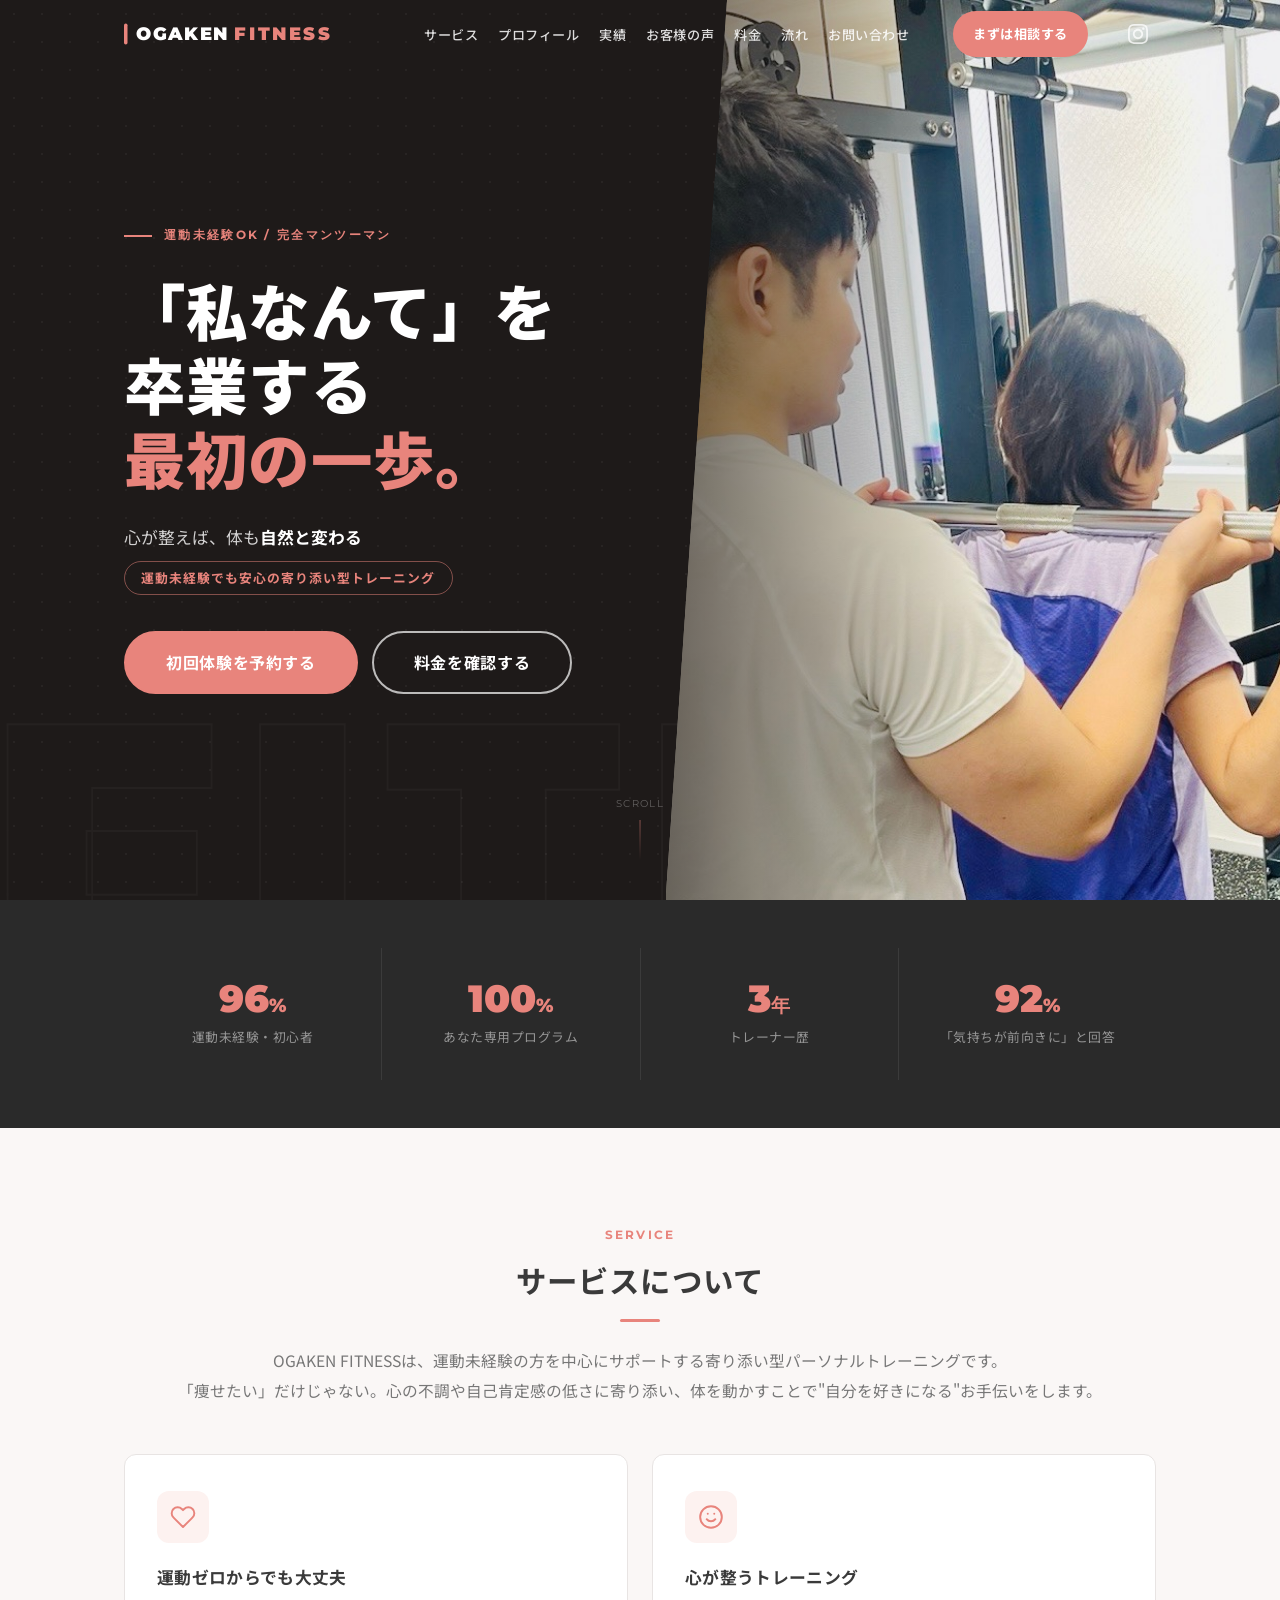
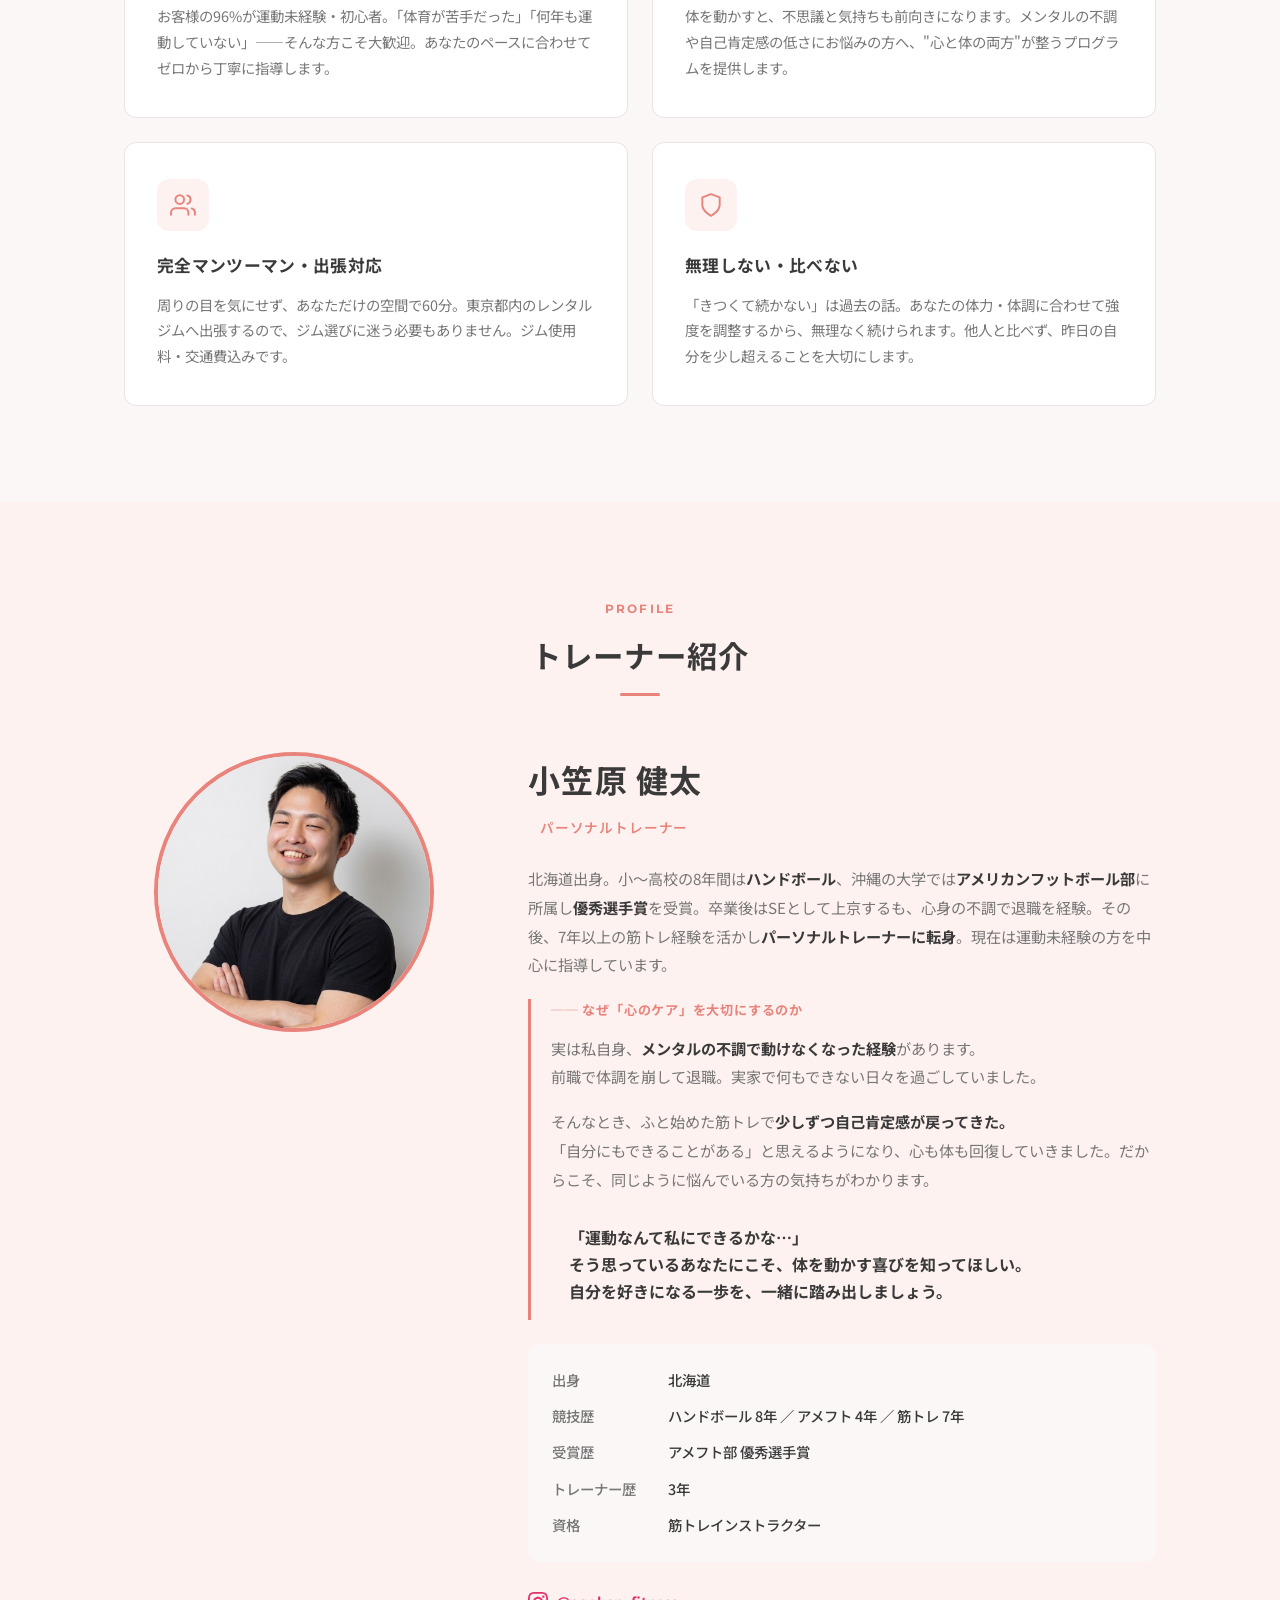
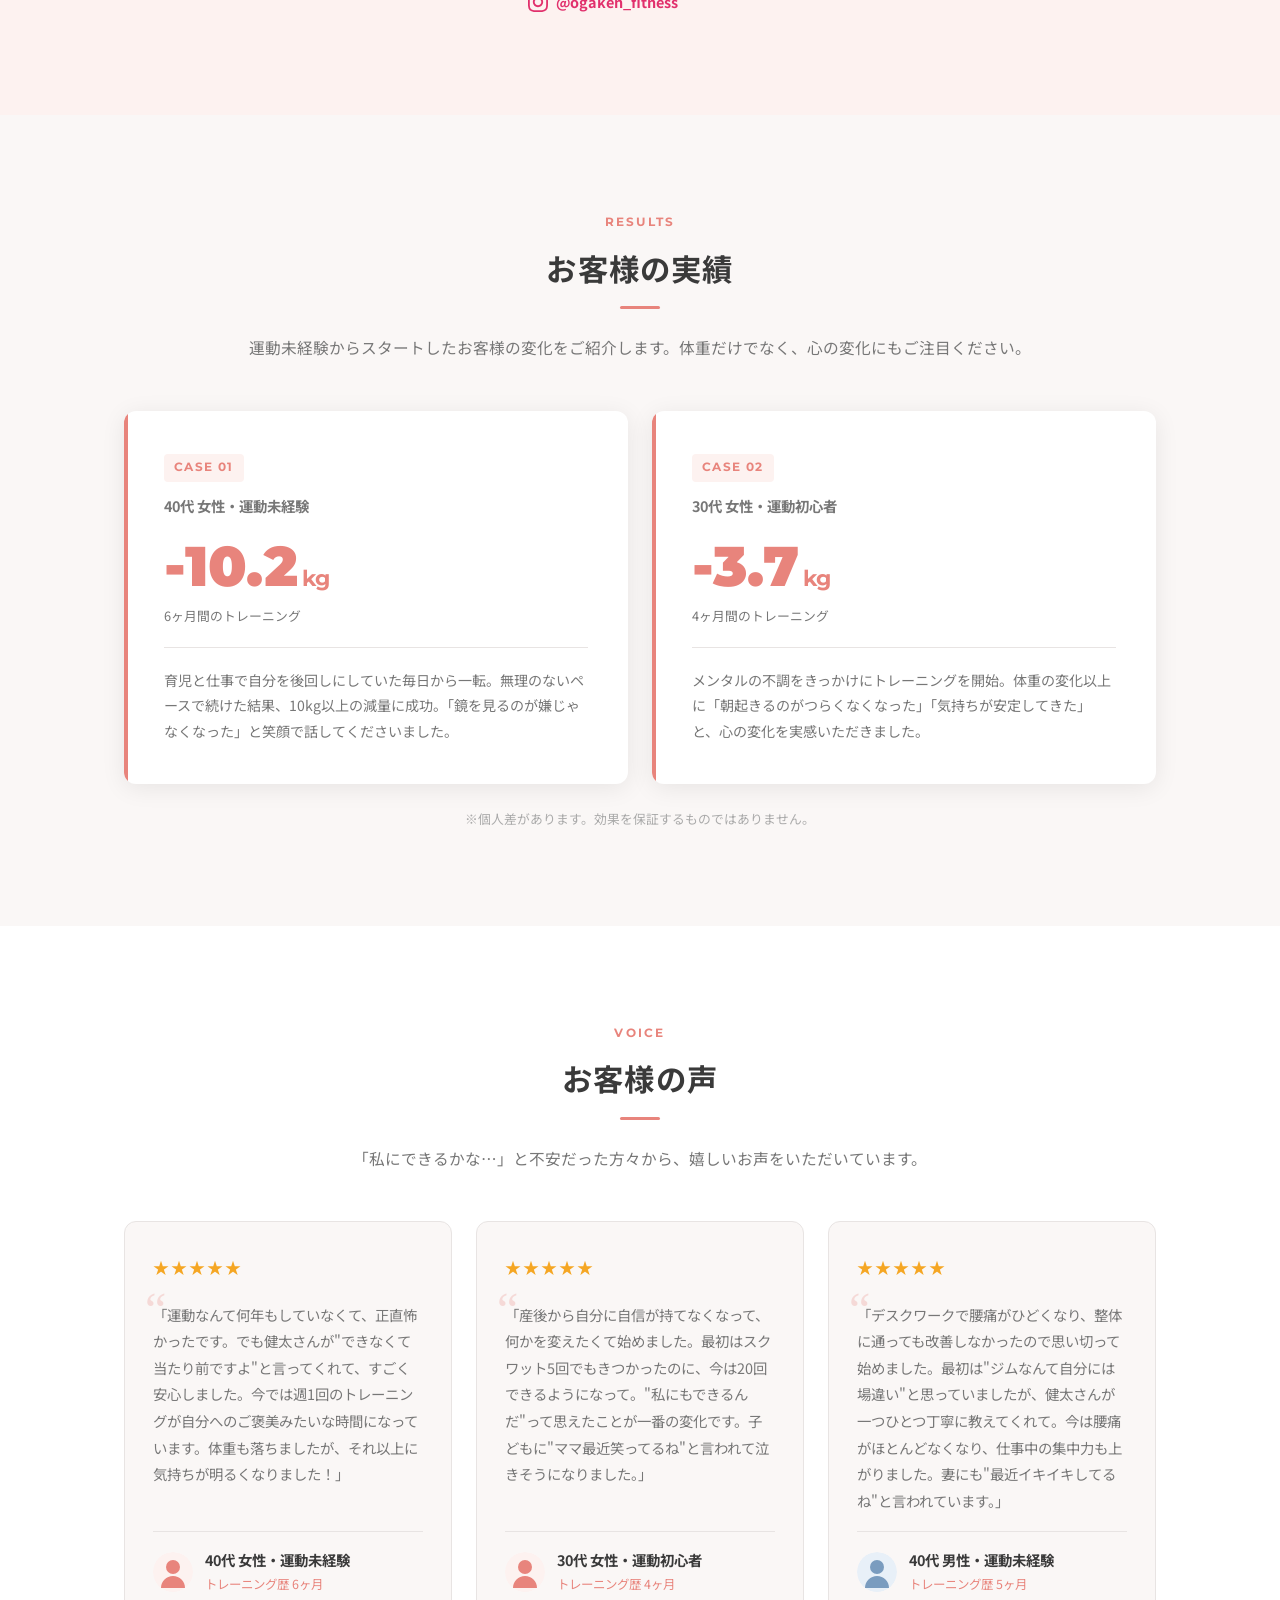
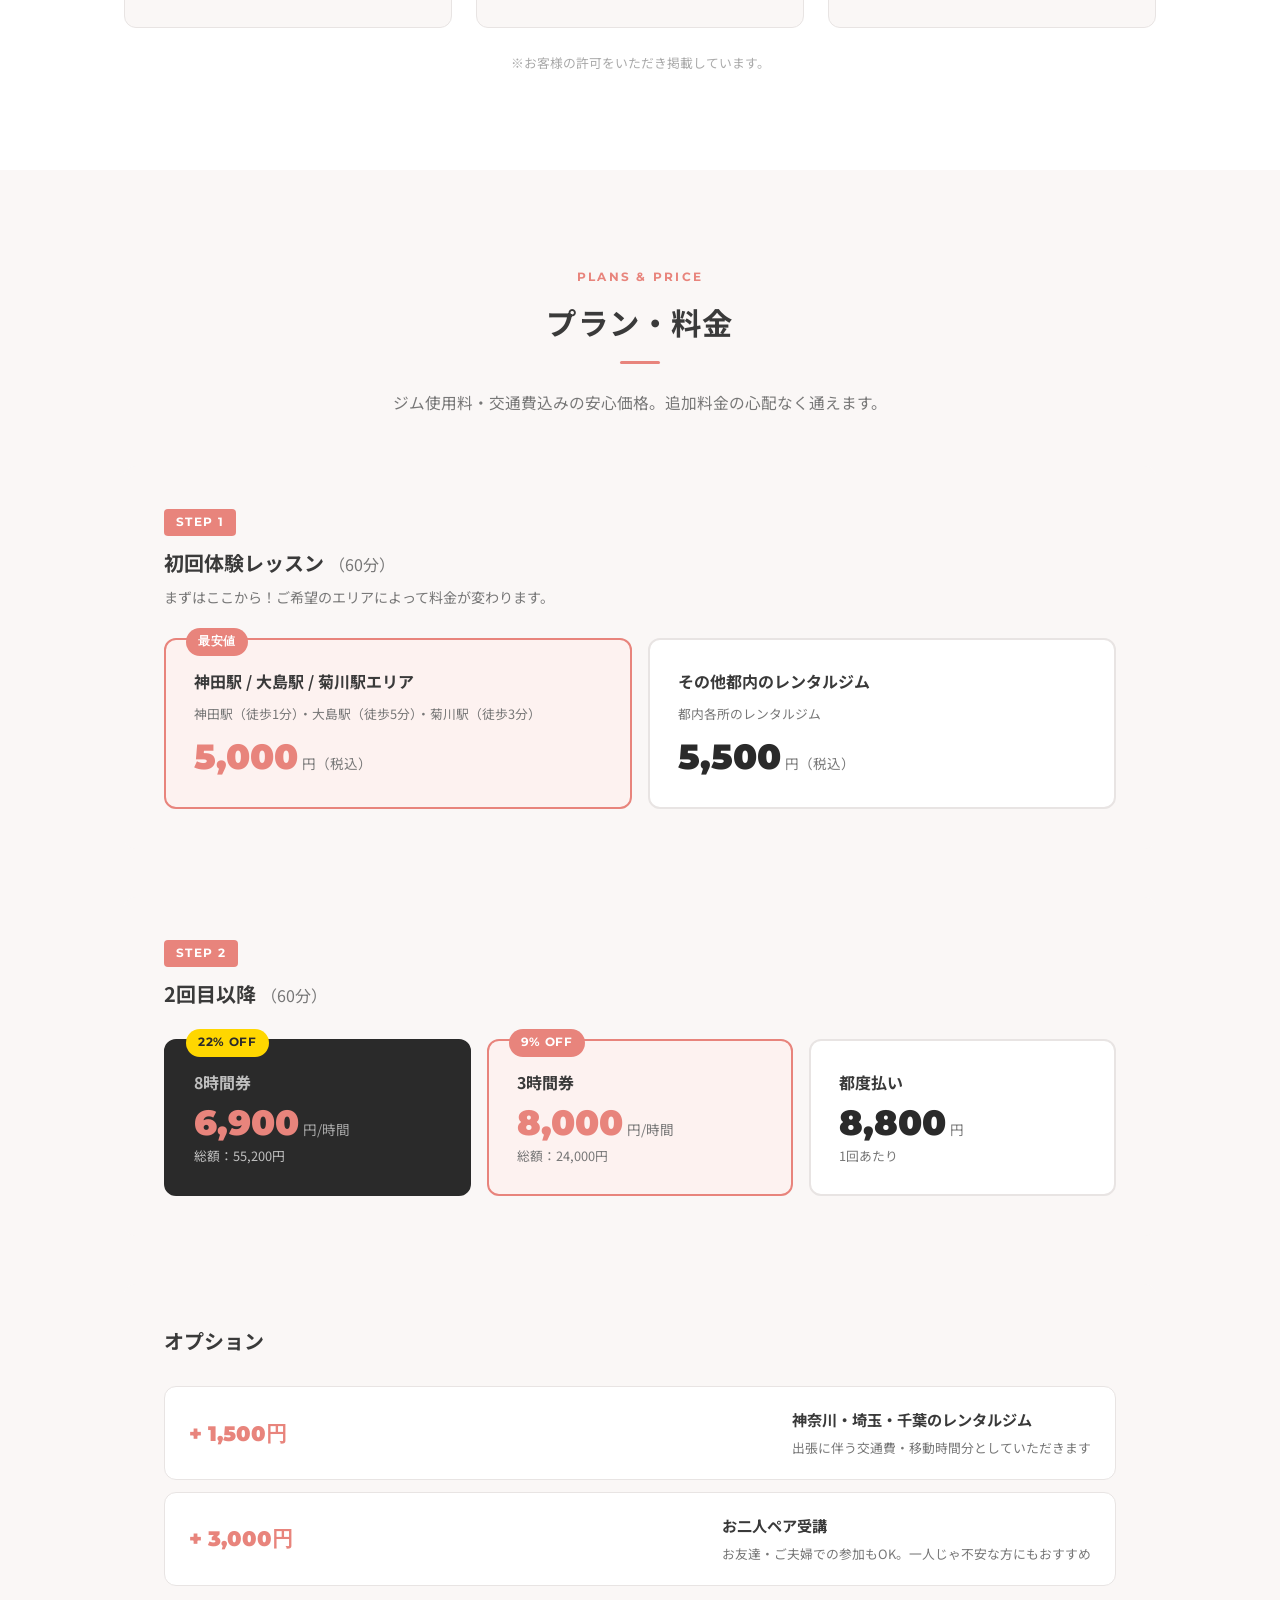
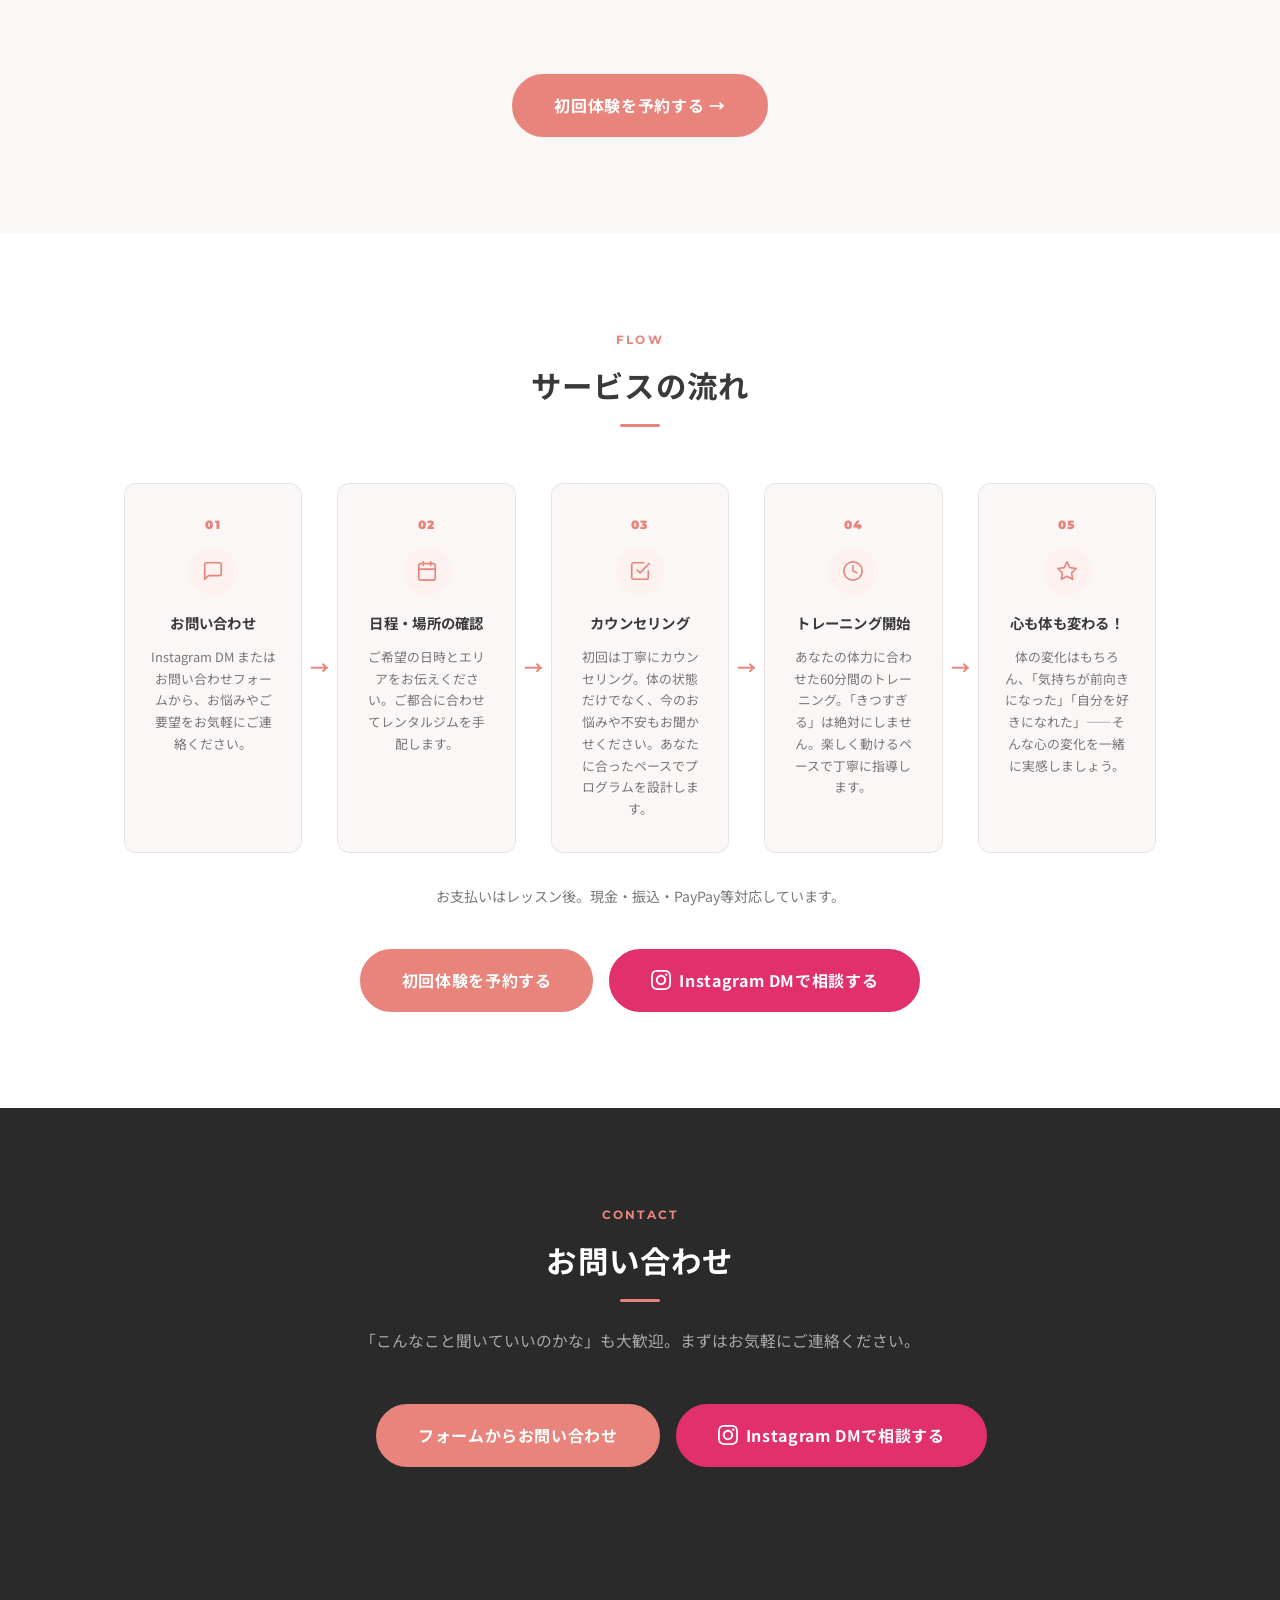
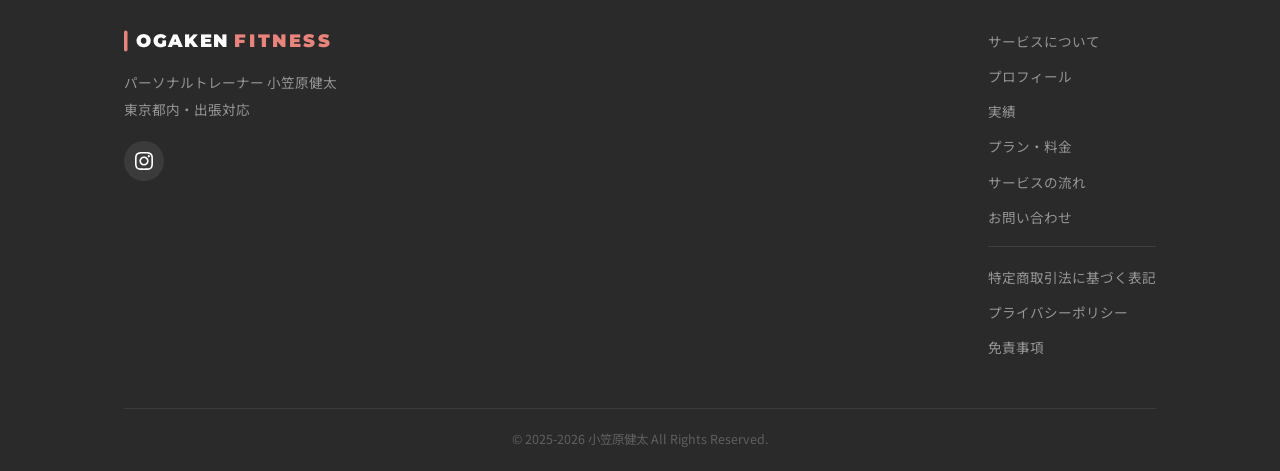
<file: index.html>
<!DOCTYPE html>
<html lang="ja">
<head>
  <meta charset="UTF-8">
  <meta name="viewport" content="width=device-width, initial-scale=1.0">
  <meta name="description" content="運動未経験でも安心の完全マンツーマン・パーソナルトレーニング。メンタルの不調・自己肯定感の低さにお悩みの方へ。心と体が整う寄り添い型トレーニング。東京都内出張対応・初回体験5,000円〜。">
  <title>OGAKEN FITNESS | 心と体が整うパーソナルトレーニング</title>
  <link rel="icon" type="image/png" href="favicon.png">
  <link rel="preconnect" href="https://fonts.googleapis.com">
  <link rel="preconnect" href="https://fonts.gstatic.com" crossorigin>
  <link href="https://fonts.googleapis.com/css2?family=Montserrat:wght@400;600;700;900&family=Noto+Sans+JP:wght@300;400;500;700&display=swap" rel="stylesheet">
  <link rel="stylesheet" href="style.css">
</head>
<body>

  <!-- ========== HEADER ========== -->
  <header class="header" id="header">
    <div class="header__inner container">
      <a href="#top" class="header__logo" aria-label="OGAKEN FITNESS">
        <svg class="header__logo-svg" viewBox="0 0 260 32" fill="none" xmlns="http://www.w3.org/2000/svg">
          <!-- Accent bar -->
          <rect x="0" y="4" width="4" height="24" rx="2" fill="#E8847C"/>
          <!-- OGAKEN text -->
          <text x="14" y="23" font-family="'Montserrat', sans-serif" font-weight="900" font-size="20" letter-spacing="1.5" fill="#ffffff">OGAKEN</text>
          <text x="126" y="23" font-family="'Montserrat', sans-serif" font-weight="900" font-size="20" letter-spacing="3" fill="#E8847C">FITNESS</text>
        </svg>
      </a>
      <nav class="header__nav" id="nav">
        <ul>
          <li><a href="#about">サービス</a></li>
          <li><a href="#profile">プロフィール</a></li>
          <li><a href="#results">実績</a></li>
          <li><a href="#voice">お客様の声</a></li>
          <li><a href="#plans">料金</a></li>
          <li><a href="#flow">流れ</a></li>
          <li><a href="contact.html">お問い合わせ</a></li>
        </ul>
      </nav>
      <a href="contact.html" class="btn btn--primary header__cta">まずは相談する</a>
      <a href="https://www.instagram.com/ogaken_fitness" target="_blank" rel="noopener noreferrer" class="header__ig" aria-label="Instagram">
        <svg viewBox="0 0 24 24" fill="currentColor"><path d="M12 2.163c3.204 0 3.584.012 4.85.07 3.252.148 4.771 1.691 4.919 4.919.058 1.265.069 1.645.069 4.849 0 3.205-.012 3.584-.069 4.849-.149 3.225-1.664 4.771-4.919 4.919-1.266.058-1.644.07-4.85.07-3.204 0-3.584-.012-4.849-.07-3.26-.149-4.771-1.699-4.919-4.92-.058-1.265-.07-1.644-.07-4.849 0-3.204.013-3.583.07-4.849.149-3.227 1.664-4.771 4.919-4.919 1.266-.057 1.645-.069 4.849-.069zm0-2.163c-3.259 0-3.667.014-4.947.072-4.358.2-6.78 2.618-6.98 6.98-.059 1.281-.073 1.689-.073 4.948 0 3.259.014 3.668.072 4.948.2 4.358 2.618 6.78 6.98 6.98 1.281.058 1.689.072 4.948.072 3.259 0 3.668-.014 4.948-.072 4.354-.2 6.782-2.618 6.979-6.98.059-1.28.073-1.689.073-4.948 0-3.259-.014-3.667-.072-4.947-.196-4.354-2.617-6.78-6.979-6.98-1.281-.059-1.69-.073-4.949-.073zm0 5.838c-3.403 0-6.162 2.759-6.162 6.162s2.759 6.163 6.162 6.163 6.162-2.759 6.162-6.163c0-3.403-2.759-6.162-6.162-6.162zm0 10.162c-2.209 0-4-1.79-4-4 0-2.209 1.791-4 4-4s4 1.791 4 4c0 2.21-1.791 4-4 4zm6.406-11.845c-.796 0-1.441.645-1.441 1.44s.645 1.44 1.441 1.44c.795 0 1.439-.645 1.439-1.44s-.644-1.44-1.439-1.44z"/></svg>
      </a>
      <button class="hamburger" id="hamburger" aria-label="メニューを開く">
        <span></span><span></span><span></span>
      </button>
    </div>
  </header>

  <!-- Mobile Menu -->
  <div class="mobile-menu" id="mobileMenu" aria-hidden="true">
    <button class="mobile-menu__close" id="mobileMenuClose" aria-label="メニューを閉じる">✕</button>
    <ul>
      <li><a href="#about" class="m-link">サービス</a></li>
      <li><a href="#profile" class="m-link">プロフィール</a></li>
      <li><a href="#results" class="m-link">実績</a></li>
      <li><a href="#voice" class="m-link">お客様の声</a></li>
      <li><a href="#plans" class="m-link">料金</a></li>
      <li><a href="#flow" class="m-link">サービスの流れ</a></li>
      <li><a href="contact.html" class="m-link">お問い合わせ</a></li>
    </ul>
    <a href="contact.html" class="btn btn--primary m-link" style="margin-top:2rem;display:block;text-align:center;">初回体験を予約する</a>
  </div>
  <div class="overlay" id="overlay"></div>

  <!-- ========== HERO ========== -->
  <section class="hero" id="top">
    <!-- Background -->
    <div class="hero__bg">
      <div class="hero__bg-dots"></div>
      <p class="hero__bg-ghost" aria-hidden="true">FITNESS</p>
    </div>

    <!-- Right: training image panel -->
    <div class="hero__panel" aria-hidden="true">
      <img src="images/training.jpg" alt="トレーニング風景" class="hero__panel-img">
    </div>

    <!-- Left: main content -->
    <div class="hero__body">
      <div class="hero__content">
        <div class="hero__eyebrow fade-in">
          <span class="hero__eyebrow-bar"></span>運動未経験OK / 完全マンツーマン
        </div>
        <h1 class="hero__title">
          <span class="hero__tl fade-in delay-1">「私なんて」を</span>
          <span class="hero__tl fade-in delay-2">卒業する</span>
          <span class="hero__tl fade-in delay-3"><em>最初の一歩。</em></span>
        </h1>
        <div class="hero__message fade-in delay-3">
          <p>心が整えば、体も<strong>自然と変わる</strong></p>
          <span class="hero__message-tag">運動未経験でも安心の寄り添い型トレーニング</span>
        </div>
        <div class="hero__actions fade-in delay-4">
          <a href="contact.html" class="btn btn--primary btn--lg">初回体験を予約する</a>
          <a href="#plans" class="btn btn--outline btn--lg">料金を確認する</a>
        </div>
      </div>
    </div>

    <div class="hero__scroll-indicator">
      <span>SCROLL</span>
      <div class="hero__scroll-line"></div>
    </div>
  </section>

  <!-- ========== NUMBERS ========== -->
  <section class="numbers">
    <div class="container">
      <div class="numbers__grid">
        <div class="numbers__item">
          <span class="numbers__val">96<small>%</small></span>
          <p>運動未経験・初心者</p>
        </div>
        <div class="numbers__item">
          <span class="numbers__val">100<small>%</small></span>
          <p>あなた専用プログラム</p>
        </div>
        <div class="numbers__item">
          <span class="numbers__val">3<small>年</small></span>
          <p>トレーナー歴</p>
        </div>
        <div class="numbers__item">
          <span class="numbers__val">92<small>%</small></span>
          <p>「気持ちが前向きに」と回答</p>
        </div>
      </div>
    </div>
  </section>

  <!-- ========== ABOUT / SERVICE ========== -->
  <section class="section about" id="about">
    <div class="container">
      <div class="section-head">
        <span class="section-head__en">SERVICE</span>
        <h2 class="section-head__ja">サービスについて</h2>
      </div>
      <p class="section-lead">
        OGAKEN FITNESSは、運動未経験の方を中心にサポートする寄り添い型パーソナルトレーニングです。<br>
        「痩せたい」だけじゃない。心の不調や自己肯定感の低さに寄り添い、体を動かすことで"自分を好きになる"お手伝いをします。
      </p>
      <div class="features">
        <div class="feature-card fade-up">
          <div class="feature-card__icon">
            <svg viewBox="0 0 24 24" fill="none" stroke="currentColor" stroke-width="1.8" stroke-linecap="round" stroke-linejoin="round"><path d="M20.84 4.61a5.5 5.5 0 0 0-7.78 0L12 5.67l-1.06-1.06a5.5 5.5 0 0 0-7.78 7.78l1.06 1.06L12 21.23l7.78-7.78 1.06-1.06a5.5 5.5 0 0 0 0-7.78z"/></svg>
          </div>
          <h3>運動ゼロからでも大丈夫</h3>
          <p>お客様の96%が運動未経験・初心者。「体育が苦手だった」「何年も運動していない」——そんな方こそ大歓迎。あなたのペースに合わせてゼロから丁寧に指導します。</p>
        </div>
        <div class="feature-card fade-up delay-1">
          <div class="feature-card__icon">
            <svg viewBox="0 0 24 24" fill="none" stroke="currentColor" stroke-width="1.8" stroke-linecap="round" stroke-linejoin="round"><path d="M12 2C6.48 2 2 6.48 2 12s4.48 10 10 10 10-4.48 10-10S17.52 2 12 2z"/><path d="M8 14s1.5 2 4 2 4-2 4-2"/><line x1="9" y1="9" x2="9.01" y2="9"/><line x1="15" y1="9" x2="15.01" y2="9"/></svg>
          </div>
          <h3>心が整うトレーニング</h3>
          <p>体を動かすと、不思議と気持ちも前向きになります。メンタルの不調や自己肯定感の低さにお悩みの方へ、"心と体の両方"が整うプログラムを提供します。</p>
        </div>
        <div class="feature-card fade-up delay-2">
          <div class="feature-card__icon">
            <svg viewBox="0 0 24 24" fill="none" stroke="currentColor" stroke-width="1.8" stroke-linecap="round" stroke-linejoin="round"><path d="M17 21v-2a4 4 0 0 0-4-4H5a4 4 0 0 0-4 4v2"/><circle cx="9" cy="7" r="4"/><path d="M23 21v-2a4 4 0 0 0-3-3.87"/><path d="M16 3.13a4 4 0 0 1 0 7.75"/></svg>
          </div>
          <h3>完全マンツーマン・出張対応</h3>
          <p>周りの目を気にせず、あなただけの空間で60分。東京都内のレンタルジムへ出張するので、ジム選びに迷う必要もありません。ジム使用料・交通費込みです。</p>
        </div>
        <div class="feature-card fade-up delay-3">
          <div class="feature-card__icon">
            <svg viewBox="0 0 24 24" fill="none" stroke="currentColor" stroke-width="1.8" stroke-linecap="round" stroke-linejoin="round"><path d="M12 22s8-4 8-10V5l-8-3-8 3v7c0 6 8 10 8 10z"/></svg>
          </div>
          <h3>無理しない・比べない</h3>
          <p>「きつくて続かない」は過去の話。あなたの体力・体調に合わせて強度を調整するから、無理なく続けられます。他人と比べず、昨日の自分を少し超えることを大切にします。</p>
        </div>
      </div>
    </div>
  </section>

  <!-- ========== PROFILE ========== -->
  <section class="section profile" id="profile">
    <div class="container">
      <div class="section-head">
        <span class="section-head__en">PROFILE</span>
        <h2 class="section-head__ja">トレーナー紹介</h2>
      </div>
      <div class="profile__inner">
        <div class="profile__img-wrap fade-up">
          <img src="images/trainer.jpg" alt="パーソナルトレーナー 小笠原健太" class="profile__img" loading="lazy">
        </div>
        <div class="profile__content fade-up delay-1">
          <div class="profile__name-block">
            <h3 class="profile__name">小笠原 健太</h3>
            <span class="profile__title">パーソナルトレーナー</span>
          </div>
          <p class="profile__bio">
            北海道出身。小〜高校の8年間は<strong>ハンドボール</strong>、沖縄の大学では<strong>アメリカンフットボール部</strong>に所属し<strong>優秀選手賞</strong>を受賞。卒業後はSEとして上京するも、心身の不調で退職を経験。その後、7年以上の筋トレ経験を活かし<strong>パーソナルトレーナーに転身</strong>。現在は運動未経験の方を中心に指導しています。
          </p>
          <div class="profile__story">
            <p class="profile__story-lead">── なぜ「心のケア」を大切にするのか</p>
            <p class="profile__bio">
              実は私自身、<strong>メンタルの不調で動けなくなった経験</strong>があります。<br>
              前職で体調を崩して退職。実家で何もできない日々を過ごしていました。
            </p>
            <p class="profile__bio">
              そんなとき、ふと始めた筋トレで<strong>少しずつ自己肯定感が戻ってきた。</strong><br>
              「自分にもできることがある」と思えるようになり、心も体も回復していきました。だからこそ、同じように悩んでいる方の気持ちがわかります。
            </p>
            <p class="profile__story-quote">
              「運動なんて私にできるかな…」<br>
              そう思っているあなたにこそ、体を動かす喜びを知ってほしい。<br>
              自分を好きになる一歩を、一緒に踏み出しましょう。
            </p>
          </div>
          <div class="profile__specs">
            <div class="profile__spec">
              <dt>出身</dt>
              <dd>北海道</dd>
            </div>
            <div class="profile__spec">
              <dt>競技歴</dt>
              <dd>ハンドボール 8年 ／ アメフト 4年 ／ 筋トレ 7年</dd>
            </div>
            <div class="profile__spec">
              <dt>受賞歴</dt>
              <dd>アメフト部 優秀選手賞</dd>
            </div>
            <div class="profile__spec">
              <dt>トレーナー歴</dt>
              <dd>3年</dd>
            </div>
            <div class="profile__spec">
              <dt>資格</dt>
              <dd>筋トレインストラクター</dd>
            </div>
          </div>
          <a href="https://www.instagram.com/ogaken_fitness" target="_blank" rel="noopener noreferrer" class="profile__sns-link">
            <svg viewBox="0 0 24 24" fill="currentColor" aria-hidden="true"><path d="M12 2.163c3.204 0 3.584.012 4.85.07 3.252.148 4.771 1.691 4.919 4.919.058 1.265.069 1.645.069 4.849 0 3.205-.012 3.584-.069 4.849-.149 3.225-1.664 4.771-4.919 4.919-1.266.058-1.644.07-4.85.07-3.204 0-3.584-.012-4.849-.07-3.26-.149-4.771-1.699-4.919-4.92-.058-1.265-.07-1.644-.07-4.849 0-3.204.013-3.583.07-4.849.149-3.227 1.664-4.771 4.919-4.919 1.266-.057 1.645-.069 4.849-.069zm0-2.163c-3.259 0-3.667.014-4.947.072-4.358.2-6.78 2.618-6.98 6.98-.059 1.281-.073 1.689-.073 4.948 0 3.259.014 3.668.072 4.948.2 4.358 2.618 6.78 6.98 6.98 1.281.058 1.689.072 4.948.072 3.259 0 3.668-.014 4.948-.072 4.354-.2 6.782-2.618 6.979-6.98.059-1.28.073-1.689.073-4.948 0-3.259-.014-3.667-.072-4.947-.196-4.354-2.617-6.78-6.979-6.98-1.281-.059-1.69-.073-4.949-.073zm0 5.838c-3.403 0-6.162 2.759-6.162 6.162s2.759 6.163 6.162 6.163 6.162-2.759 6.162-6.163c0-3.403-2.759-6.162-6.162-6.162zm0 10.162c-2.209 0-4-1.79-4-4 0-2.209 1.791-4 4-4s4 1.791 4 4c0 2.21-1.791 4-4 4zm6.406-11.845c-.796 0-1.441.645-1.441 1.44s.645 1.44 1.441 1.44c.795 0 1.439-.645 1.439-1.44s-.644-1.44-1.439-1.44z"/></svg>
            @ogaken_fitness
          </a>
        </div>
      </div>
    </div>
  </section>

  <!-- ========== RESULTS ========== -->
  <section class="section results" id="results">
    <div class="container">
      <div class="section-head">
        <span class="section-head__en">RESULTS</span>
        <h2 class="section-head__ja">お客様の実績</h2>
      </div>
      <p class="section-lead">運動未経験からスタートしたお客様の変化をご紹介します。体重だけでなく、心の変化にもご注目ください。</p>
      <div class="results__grid">
        <div class="result-card fade-up">
          <div class="result-card__tag">CASE 01</div>
          <div class="result-card__client">40代 女性・運動未経験</div>
          <div class="result-card__achievement">
            <span class="result-card__num">-10.2</span>
            <span class="result-card__unit">kg</span>
          </div>
          <div class="result-card__period">6ヶ月間のトレーニング</div>
          <p>育児と仕事で自分を後回しにしていた毎日から一転。無理のないペースで続けた結果、10kg以上の減量に成功。「鏡を見るのが嫌じゃなくなった」と笑顔で話してくださいました。</p>
        </div>
        <div class="result-card fade-up delay-1">
          <div class="result-card__tag">CASE 02</div>
          <div class="result-card__client">30代 女性・運動初心者</div>
          <div class="result-card__achievement">
            <span class="result-card__num">-3.7</span>
            <span class="result-card__unit">kg</span>
          </div>
          <div class="result-card__period">4ヶ月間のトレーニング</div>
          <p>メンタルの不調をきっかけにトレーニングを開始。体重の変化以上に「朝起きるのがつらくなくなった」「気持ちが安定してきた」と、心の変化を実感いただきました。</p>
        </div>
      </div>
      <p class="results__disclaimer">※個人差があります。効果を保証するものではありません。</p>
    </div>
  </section>

  <!-- ========== VOICE ========== -->
  <section class="section voice" id="voice">
    <div class="container">
      <div class="section-head">
        <span class="section-head__en">VOICE</span>
        <h2 class="section-head__ja">お客様の声</h2>
      </div>
      <p class="section-lead">「私にできるかな…」と不安だった方々から、嬉しいお声をいただいています。</p>
      <div class="voice__grid">
        <div class="voice-card fade-up">
          <div class="voice-card__stars">★★★★★</div>
          <p class="voice-card__text">「運動なんて何年もしていなくて、正直怖かったです。でも健太さんが"できなくて当たり前ですよ"と言ってくれて、すごく安心しました。今では週1回のトレーニングが自分へのご褒美みたいな時間になっています。体重も落ちましたが、それ以上に気持ちが明るくなりました！」</p>
          <div class="voice-card__client">
            <div class="voice-card__avatar" aria-hidden="true">
              <svg viewBox="0 0 40 40" fill="none" xmlns="http://www.w3.org/2000/svg"><circle cx="20" cy="20" r="20" fill="#fdf2f0"/><circle cx="20" cy="15" r="7" fill="#E8847C"/><path d="M8 36c0-6.627 5.373-12 12-12s12 5.373 12 12" fill="#E8847C"/></svg>
            </div>
            <div class="voice-card__info">
              <span class="voice-card__name">40代 女性・運動未経験</span>
              <span class="voice-card__period">トレーニング歴 6ヶ月</span>
            </div>
          </div>
        </div>
        <div class="voice-card fade-up delay-1">
          <div class="voice-card__stars">★★★★★</div>
          <p class="voice-card__text">「産後から自分に自信が持てなくなって、何かを変えたくて始めました。最初はスクワット5回でもきつかったのに、今は20回できるようになって。"私にもできるんだ"って思えたことが一番の変化です。子どもに"ママ最近笑ってるね"と言われて泣きそうになりました。」</p>
          <div class="voice-card__client">
            <div class="voice-card__avatar" aria-hidden="true">
              <svg viewBox="0 0 40 40" fill="none" xmlns="http://www.w3.org/2000/svg"><circle cx="20" cy="20" r="20" fill="#fdf2f0"/><circle cx="20" cy="15" r="7" fill="#E8847C"/><path d="M8 36c0-6.627 5.373-12 12-12s12 5.373 12 12" fill="#E8847C"/></svg>
            </div>
            <div class="voice-card__info">
              <span class="voice-card__name">30代 女性・運動初心者</span>
              <span class="voice-card__period">トレーニング歴 4ヶ月</span>
            </div>
          </div>
        </div>
        <div class="voice-card fade-up delay-2">
          <div class="voice-card__stars">★★★★★</div>
          <p class="voice-card__text">「デスクワークで腰痛がひどくなり、整体に通っても改善しなかったので思い切って始めました。最初は"ジムなんて自分には場違い"と思っていましたが、健太さんが一つひとつ丁寧に教えてくれて。今は腰痛がほとんどなくなり、仕事中の集中力も上がりました。妻にも"最近イキイキしてるね"と言われています。」</p>
          <div class="voice-card__client">
            <div class="voice-card__avatar" aria-hidden="true">
              <svg viewBox="0 0 40 40" fill="none" xmlns="http://www.w3.org/2000/svg"><circle cx="20" cy="20" r="20" fill="#e8f0f8"/><circle cx="20" cy="15" r="7" fill="#7a9cbf"/><path d="M8 36c0-6.627 5.373-12 12-12s12 5.373 12 12" fill="#7a9cbf"/></svg>
            </div>
            <div class="voice-card__info">
              <span class="voice-card__name">40代 男性・運動未経験</span>
              <span class="voice-card__period">トレーニング歴 5ヶ月</span>
            </div>
          </div>
        </div>
      </div>
      <p class="results__disclaimer">※お客様の許可をいただき掲載しています。</p>
    </div>
  </section>

  <!-- ========== PLANS ========== -->
  <section class="section plans" id="plans">
    <div class="container">
      <div class="section-head">
        <span class="section-head__en">PLANS & PRICE</span>
        <h2 class="section-head__ja">プラン・料金</h2>
      </div>
      <p class="section-lead">ジム使用料・交通費込みの安心価格。追加料金の心配なく通えます。</p>

      <!-- Step 1: Trial -->
      <div class="plans-block fade-up">
        <div class="plans-block__header">
          <span class="plans-block__step">STEP 1</span>
          <h3>初回体験レッスン <span>（60分）</span></h3>
          <p>まずはここから！ご希望のエリアによって料金が変わります。</p>
        </div>
        <div class="plan-cards plan-cards--2">
          <div class="plan-card plan-card--accent">
            <div class="plan-card__badge">最安値</div>
            <h4>神田駅 / 大島駅 / 菊川駅エリア</h4>
            <p class="plan-card__area">神田駅（徒歩1分）・大島駅（徒歩5分）・菊川駅（徒歩3分）</p>
            <div class="plan-card__price">
              <span class="plan-card__amount">5,000</span>
              <span class="plan-card__tax">円（税込）</span>
            </div>
          </div>
          <div class="plan-card">
            <h4>その他都内のレンタルジム</h4>
            <p class="plan-card__area">都内各所のレンタルジム</p>
            <div class="plan-card__price">
              <span class="plan-card__amount">5,500</span>
              <span class="plan-card__tax">円（税込）</span>
            </div>
          </div>
        </div>
      </div>

      <!-- Step 2: Regular -->
      <div class="plans-block fade-up delay-1">
        <div class="plans-block__header">
          <span class="plans-block__step">STEP 2</span>
          <h3>2回目以降 <span>（60分）</span></h3>
        </div>
        <div class="plan-cards plan-cards--3">
          <div class="plan-card plan-card--best">
            <div class="plan-card__badge">22% OFF</div>
            <h4>8時間券</h4>
            <div class="plan-card__price">
              <span class="plan-card__amount">6,900</span>
              <span class="plan-card__tax">円/時間</span>
            </div>
            <p class="plan-card__note">総額：55,200円</p>
          </div>
          <div class="plan-card plan-card--accent">
            <div class="plan-card__badge">9% OFF</div>
            <h4>3時間券</h4>
            <div class="plan-card__price">
              <span class="plan-card__amount">8,000</span>
              <span class="plan-card__tax">円/時間</span>
            </div>
            <p class="plan-card__note">総額：24,000円</p>
          </div>
          <div class="plan-card">
            <h4>都度払い</h4>
            <div class="plan-card__price">
              <span class="plan-card__amount">8,800</span>
              <span class="plan-card__tax">円</span>
            </div>
            <p class="plan-card__note">1回あたり</p>
          </div>
        </div>
      </div>

      <!-- Options -->
      <div class="plans-block fade-up delay-2">
        <div class="plans-block__header">
          <h3>オプション</h3>
        </div>
        <div class="options-list">
          <div class="option-item">
            <div class="option-item__name">神奈川・埼玉・千葉のレンタルジム</div>
            <div class="option-item__price">+ 1,500円</div>
            <div class="option-item__note">出張に伴う交通費・移動時間分としていただきます</div>
          </div>
          <div class="option-item">
            <div class="option-item__name">お二人ペア受講</div>
            <div class="option-item__price">+ 3,000円</div>
            <div class="option-item__note">お友達・ご夫婦での参加もOK。一人じゃ不安な方にもおすすめ</div>
          </div>
        </div>
      </div>

      <div class="plans__cta fade-up">
        <a href="contact.html" class="btn btn--primary btn--lg">初回体験を予約する →</a>
      </div>
    </div>
  </section>

  <!-- ========== FLOW ========== -->
  <section class="section flow" id="flow">
    <div class="container">
      <div class="section-head">
        <span class="section-head__en">FLOW</span>
        <h2 class="section-head__ja">サービスの流れ</h2>
      </div>
      <div class="flow__steps">
        <div class="flow__step fade-up">
          <div class="flow__step-inner">
            <div class="flow__num">01</div>
            <div class="flow__icon">
              <svg viewBox="0 0 24 24" fill="none" stroke="currentColor" stroke-width="1.8" stroke-linecap="round" stroke-linejoin="round"><path d="M21 15a2 2 0 0 1-2 2H7l-4 4V5a2 2 0 0 1 2-2h14a2 2 0 0 1 2 2z"/></svg>
            </div>
            <h3>お問い合わせ</h3>
            <p>Instagram DM またはお問い合わせフォームから、お悩みやご要望をお気軽にご連絡ください。</p>
          </div>
        </div>
        <div class="flow__connector" aria-hidden="true"></div>
        <div class="flow__step fade-up delay-1">
          <div class="flow__step-inner">
            <div class="flow__num">02</div>
            <div class="flow__icon">
              <svg viewBox="0 0 24 24" fill="none" stroke="currentColor" stroke-width="1.8" stroke-linecap="round" stroke-linejoin="round"><rect x="3" y="4" width="18" height="18" rx="2"/><line x1="16" y1="2" x2="16" y2="6"/><line x1="8" y1="2" x2="8" y2="6"/><line x1="3" y1="10" x2="21" y2="10"/></svg>
            </div>
            <h3>日程・場所の確認</h3>
            <p>ご希望の日時とエリアをお伝えください。ご都合に合わせてレンタルジムを手配します。</p>
          </div>
        </div>
        <div class="flow__connector" aria-hidden="true"></div>
        <div class="flow__step fade-up delay-2">
          <div class="flow__step-inner">
            <div class="flow__num">03</div>
            <div class="flow__icon">
              <svg viewBox="0 0 24 24" fill="none" stroke="currentColor" stroke-width="1.8" stroke-linecap="round" stroke-linejoin="round"><path d="M9 11l3 3L22 4"/><path d="M21 12v7a2 2 0 0 1-2 2H5a2 2 0 0 1-2-2V5a2 2 0 0 1 2-2h11"/></svg>
            </div>
            <h3>カウンセリング</h3>
            <p>初回は丁寧にカウンセリング。体の状態だけでなく、今のお悩みや不安もお聞かせください。あなたに合ったペースでプログラムを設計します。</p>
          </div>
        </div>
        <div class="flow__connector" aria-hidden="true"></div>
        <div class="flow__step fade-up delay-3">
          <div class="flow__step-inner">
            <div class="flow__num">04</div>
            <div class="flow__icon">
              <svg viewBox="0 0 24 24" fill="none" stroke="currentColor" stroke-width="1.8" stroke-linecap="round" stroke-linejoin="round"><circle cx="12" cy="12" r="10"/><polyline points="12 6 12 12 16 14"/></svg>
            </div>
            <h3>トレーニング開始</h3>
            <p>あなたの体力に合わせた60分間のトレーニング。「きつすぎる」は絶対にしません。楽しく動けるペースで丁寧に指導します。</p>
          </div>
        </div>
        <div class="flow__connector" aria-hidden="true"></div>
        <div class="flow__step fade-up delay-4">
          <div class="flow__step-inner">
            <div class="flow__num">05</div>
            <div class="flow__icon">
              <svg viewBox="0 0 24 24" fill="none" stroke="currentColor" stroke-width="1.8" stroke-linecap="round" stroke-linejoin="round"><polygon points="12 2 15.09 8.26 22 9.27 17 14.14 18.18 21.02 12 17.77 5.82 21.02 7 14.14 2 9.27 8.91 8.26 12 2"/></svg>
            </div>
            <h3>心も体も変わる！</h3>
            <p>体の変化はもちろん、「気持ちが前向きになった」「自分を好きになれた」——そんな心の変化を一緒に実感しましょう。</p>
          </div>
        </div>
      </div>
      <p class="flow__payment fade-up">お支払いはレッスン後。現金・振込・PayPay等対応しています。</p>
      <div class="flow__cta fade-up">
        <a href="contact.html" class="btn btn--primary btn--lg">初回体験を予約する</a>
        <a href="https://www.instagram.com/ogaken_fitness" target="_blank" rel="noopener noreferrer" class="btn btn--instagram btn--lg">
          <svg viewBox="0 0 24 24" fill="currentColor" aria-hidden="true" width="20" height="20"><path d="M12 2.163c3.204 0 3.584.012 4.85.07 3.252.148 4.771 1.691 4.919 4.919.058 1.265.069 1.645.069 4.849 0 3.205-.012 3.584-.069 4.849-.149 3.225-1.664 4.771-4.919 4.919-1.266.058-1.644.07-4.85.07-3.204 0-3.584-.012-4.849-.07-3.26-.149-4.771-1.699-4.919-4.92-.058-1.265-.07-1.644-.07-4.849 0-3.204.013-3.583.07-4.849.149-3.227 1.664-4.771 4.919-4.919 1.266-.057 1.645-.069 4.849-.069zm0-2.163c-3.259 0-3.667.014-4.947.072-4.358.2-6.78 2.618-6.98 6.98-.059 1.281-.073 1.689-.073 4.948 0 3.259.014 3.668.072 4.948.2 4.358 2.618 6.78 6.98 6.98 1.281.058 1.689.072 4.948.072 3.259 0 3.668-.014 4.948-.072 4.354-.2 6.782-2.618 6.979-6.98.059-1.28.073-1.689.073-4.948 0-3.259-.014-3.667-.072-4.947-.196-4.354-2.617-6.78-6.979-6.98-1.281-.059-1.69-.073-4.949-.073zm0 5.838c-3.403 0-6.162 2.759-6.162 6.162s2.759 6.163 6.162 6.163 6.162-2.759 6.162-6.163c0-3.403-2.759-6.162-6.162-6.162zm0 10.162c-2.209 0-4-1.79-4-4 0-2.209 1.791-4 4-4s4 1.791 4 4c0 2.21-1.791 4-4 4zm6.406-11.845c-.796 0-1.441.645-1.441 1.44s.645 1.44 1.441 1.44c.795 0 1.439-.645 1.439-1.44s-.644-1.44-1.439-1.44z"/></svg>
          Instagram DMで相談する
        </a>
      </div>
    </div>
  </section>

  <!-- ========== CONTACT ========== -->
  <section class="section contact" id="contact">
    <div class="container">
      <div class="section-head">
        <span class="section-head__en">CONTACT</span>
        <h2 class="section-head__ja">お問い合わせ</h2>
      </div>
      <p class="section-lead">「こんなこと聞いていいのかな」も大歓迎。まずはお気軽にご連絡ください。</p>
      <div class="contact__buttons fade-up">
        <div class="contact__buttons-main">
          <a href="contact.html" class="btn btn--primary btn--lg">
            フォームからお問い合わせ
          </a>
          <a href="https://www.instagram.com/ogaken_fitness" target="_blank" rel="noopener noreferrer" class="btn btn--instagram btn--lg">
            <svg viewBox="0 0 24 24" fill="currentColor" aria-hidden="true" width="20" height="20"><path d="M12 2.163c3.204 0 3.584.012 4.85.07 3.252.148 4.771 1.691 4.919 4.919.058 1.265.069 1.645.069 4.849 0 3.205-.012 3.584-.069 4.849-.149 3.225-1.664 4.771-4.919 4.919-1.266.058-1.644.07-4.85.07-3.204 0-3.584-.012-4.849-.07-3.26-.149-4.771-1.699-4.919-4.92-.058-1.265-.07-1.644-.07-4.849 0-3.204.013-3.583.07-4.849.149-3.227 1.664-4.771 4.919-4.919 1.266-.057 1.645-.069 4.849-.069zm0-2.163c-3.259 0-3.667.014-4.947.072-4.358.2-6.78 2.618-6.98 6.98-.059 1.281-.073 1.689-.073 4.948 0 3.259.014 3.668.072 4.948.2 4.358 2.618 6.78 6.98 6.98 1.281.058 1.689.072 4.948.072 3.259 0 3.668-.014 4.948-.072 4.354-.2 6.782-2.618 6.979-6.98.059-1.28.073-1.689.073-4.948 0-3.259-.014-3.667-.072-4.947-.196-4.354-2.617-6.78-6.979-6.98-1.281-.059-1.69-.073-4.949-.073zm0 5.838c-3.403 0-6.162 2.759-6.162 6.162s2.759 6.163 6.162 6.163 6.162-2.759 6.162-6.163c0-3.403-2.759-6.162-6.162-6.162zm0 10.162c-2.209 0-4-1.79-4-4 0-2.209 1.791-4 4-4s4 1.791 4 4c0 2.21-1.791 4-4 4zm6.406-11.845c-.796 0-1.441.645-1.441 1.44s.645 1.44 1.441 1.44c.795 0 1.439-.645 1.439-1.44s-.644-1.44-1.439-1.44z"/></svg>
            Instagram DMで相談する
          </a>
        </div>
      </div>
    </div>
  </section>

  <!-- ========== FOOTER ========== -->
  <footer class="footer">
    <div class="container">
      <div class="footer__inner">
        <div class="footer__brand">
          <a href="#top" class="footer__logo" aria-label="OGAKEN FITNESS">
            <svg class="footer__logo-svg" viewBox="0 0 260 32" fill="none" xmlns="http://www.w3.org/2000/svg">
              <rect x="0" y="4" width="4" height="24" rx="2" fill="#E8847C"/>
              <text x="14" y="23" font-family="'Montserrat', sans-serif" font-weight="900" font-size="20" letter-spacing="1.5" fill="#ffffff">OGAKEN</text>
              <text x="126" y="23" font-family="'Montserrat', sans-serif" font-weight="900" font-size="20" letter-spacing="3" fill="#E8847C">FITNESS</text>
            </svg>
          </a>
          <p>パーソナルトレーナー 小笠原健太</p>
          <p>東京都内・出張対応</p>
          <a href="https://www.instagram.com/ogaken_fitness" target="_blank" rel="noopener noreferrer" class="footer__sns" aria-label="Instagram">
            <svg viewBox="0 0 24 24" fill="currentColor"><path d="M12 2.163c3.204 0 3.584.012 4.85.07 3.252.148 4.771 1.691 4.919 4.919.058 1.265.069 1.645.069 4.849 0 3.205-.012 3.584-.069 4.849-.149 3.225-1.664 4.771-4.919 4.919-1.266.058-1.644.07-4.85.07-3.204 0-3.584-.012-4.849-.07-3.26-.149-4.771-1.699-4.919-4.92-.058-1.265-.07-1.644-.07-4.849 0-3.204.013-3.583.07-4.849.149-3.227 1.664-4.771 4.919-4.919 1.266-.057 1.645-.069 4.849-.069zm0-2.163c-3.259 0-3.667.014-4.947.072-4.358.2-6.78 2.618-6.98 6.98-.059 1.281-.073 1.689-.073 4.948 0 3.259.014 3.668.072 4.948.2 4.358 2.618 6.78 6.98 6.98 1.281.058 1.689.072 4.948.072 3.259 0 3.668-.014 4.948-.072 4.354-.2 6.782-2.618 6.979-6.98.059-1.28.073-1.689.073-4.948 0-3.259-.014-3.667-.072-4.947-.196-4.354-2.617-6.78-6.979-6.98-1.281-.059-1.69-.073-4.949-.073zm0 5.838c-3.403 0-6.162 2.759-6.162 6.162s2.759 6.163 6.162 6.163 6.162-2.759 6.162-6.163c0-3.403-2.759-6.162-6.162-6.162zm0 10.162c-2.209 0-4-1.79-4-4 0-2.209 1.791-4 4-4s4 1.791 4 4c0 2.21-1.791 4-4 4zm6.406-11.845c-.796 0-1.441.645-1.441 1.44s.645 1.44 1.441 1.44c.795 0 1.439-.645 1.439-1.44s-.644-1.44-1.439-1.44z"/></svg>
          </a>
        </div>
        <nav class="footer__nav" aria-label="フッターナビ">
          <ul>
            <li><a href="#about">サービスについて</a></li>
            <li><a href="#profile">プロフィール</a></li>
            <li><a href="#results">実績</a></li>
            <li><a href="#plans">プラン・料金</a></li>
            <li><a href="#flow">サービスの流れ</a></li>
            <li><a href="contact.html">お問い合わせ</a></li>
          </ul>
          <ul class="footer__legal">
            <li><a href="tokushoho.html">特定商取引法に基づく表記</a></li>
            <li><a href="privacy.html">プライバシーポリシー</a></li>
            <li><a href="disclaimer.html">免責事項</a></li>
          </ul>
        </nav>
      </div>
      <div class="footer__bottom">
        <p>&copy; 2025-2026 小笠原健太 All Rights Reserved.</p>
      </div>
    </div>
  </footer>

  <!-- Floating CTA -->
  <div class="float-cta" id="floatCta" aria-hidden="true">
    <a href="contact.html" class="btn btn--primary">まずは気軽に相談する</a>
  </div>

  <script src="script.js"></script>
</body>
</html>
</file>
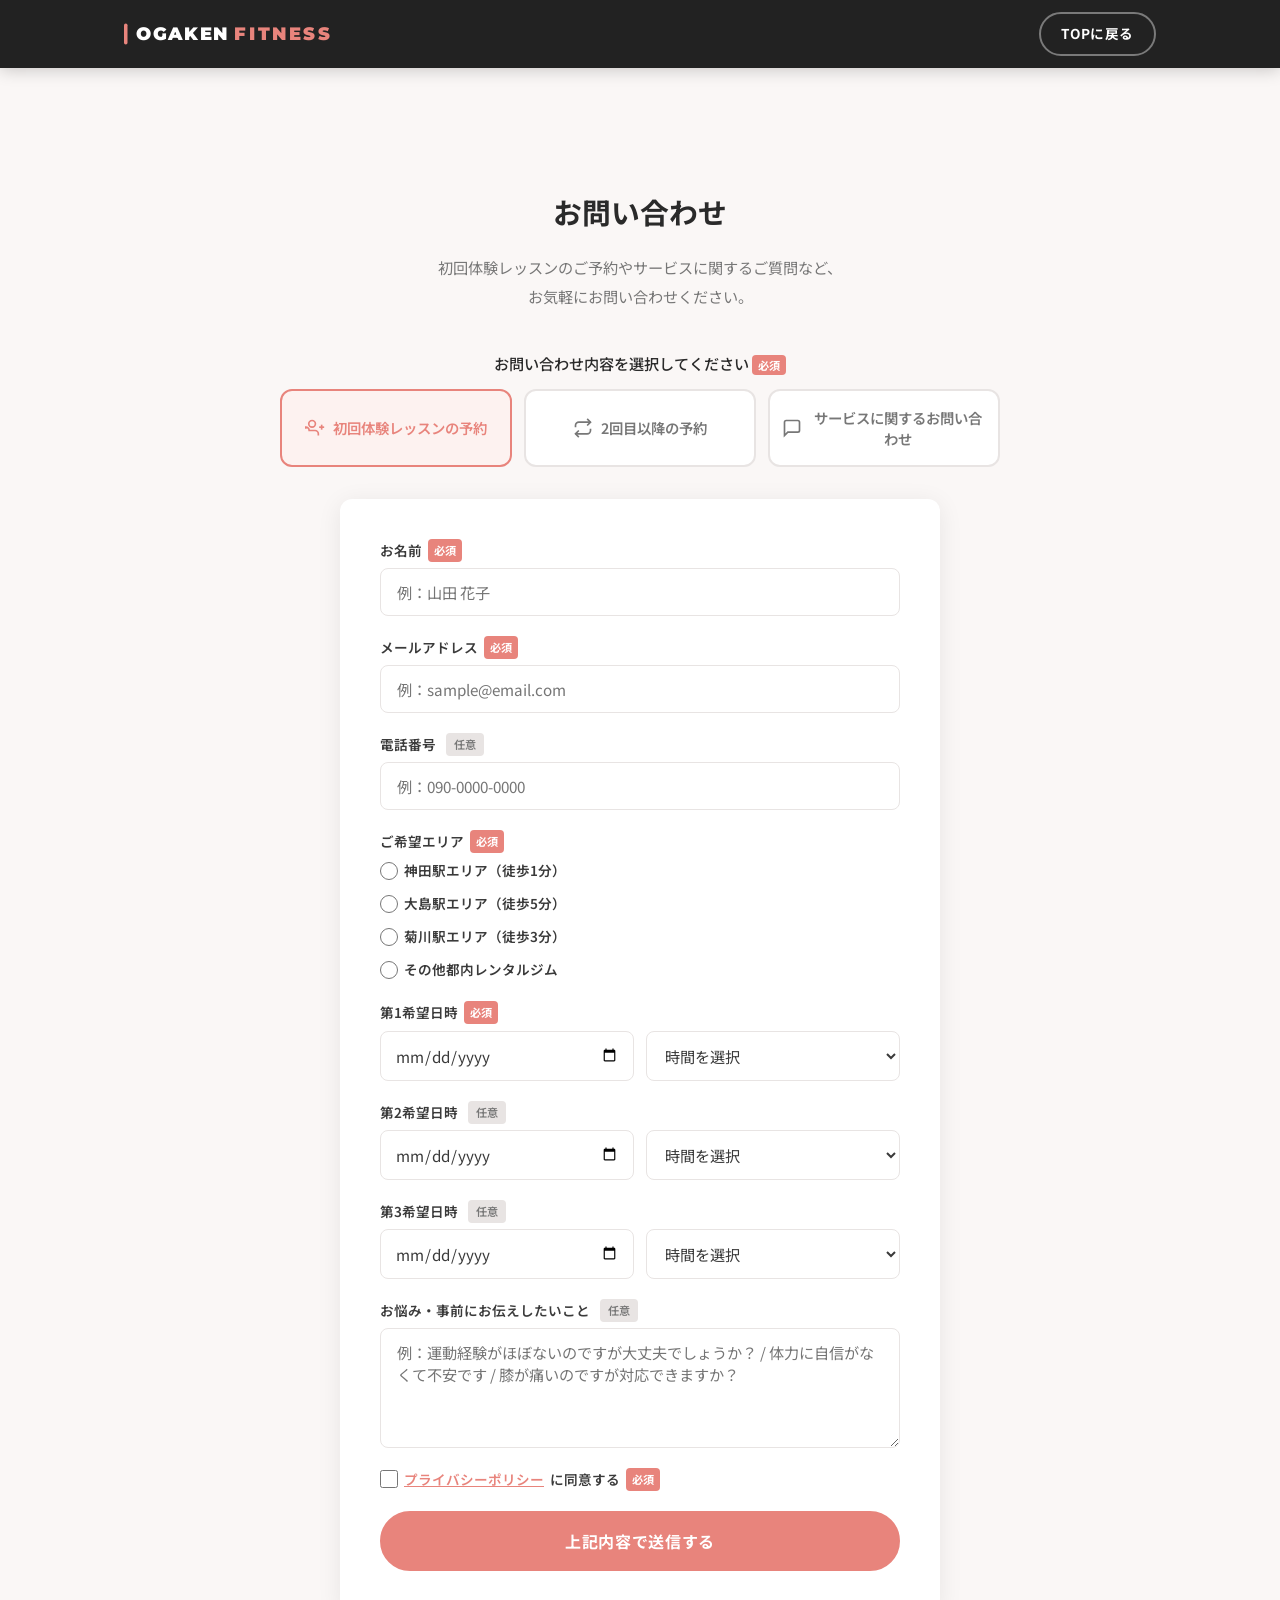
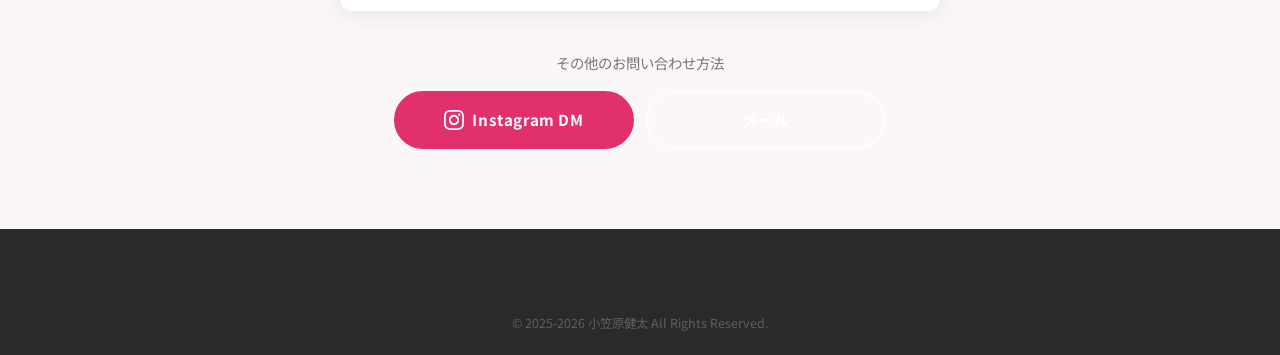
<file: contact.html>
<!DOCTYPE html>
<html lang="ja">
<head>
  <meta charset="UTF-8">
  <meta name="viewport" content="width=device-width, initial-scale=1.0">
  <meta name="description" content="OGAKEN FITNESSへのお問い合わせ・初回体験レッスンのご予約はこちらから。">
  <title>お問い合わせ | OGAKEN FITNESS</title>
  <link rel="icon" type="image/png" href="favicon.png">
  <link rel="preconnect" href="https://fonts.googleapis.com">
  <link rel="preconnect" href="https://fonts.gstatic.com" crossorigin>
  <link href="https://fonts.googleapis.com/css2?family=Montserrat:wght@400;600;700;900&family=Noto+Sans+JP:wght@300;400;500;700&display=swap" rel="stylesheet">
  <link rel="stylesheet" href="style.css">
</head>
<body>

  <!-- ========== HEADER ========== -->
  <header class="header header--sub" id="header">
    <div class="header__inner container">
      <a href="index.html" class="header__logo" aria-label="OGAKEN FITNESS">
        <svg class="header__logo-svg" viewBox="0 0 260 32" fill="none" xmlns="http://www.w3.org/2000/svg">
          <rect x="0" y="4" width="4" height="24" rx="2" fill="#E8847C"/>
          <text x="14" y="23" font-family="'Montserrat', sans-serif" font-weight="900" font-size="20" letter-spacing="1.5" fill="#ffffff">OGAKEN</text>
          <text x="126" y="23" font-family="'Montserrat', sans-serif" font-weight="900" font-size="20" letter-spacing="3" fill="#E8847C">FITNESS</text>
        </svg>
      </a>
      <a href="index.html" class="btn btn--outline header__cta">TOPに戻る</a>
    </div>
  </header>

  <!-- ========== MAIN ========== -->
  <main class="contact-page">
    <div class="container">
      <h1 class="contact-page__title">お問い合わせ</h1>
      <p class="contact-page__lead">初回体験レッスンのご予約やサービスに関するご質問など、<br>お気軽にお問い合わせください。</p>

      <!-- Inquiry type selector -->
      <div class="contact-page__selector">
        <p class="contact-page__selector-label">お問い合わせ内容を選択してください <span class="required">必須</span></p>
        <div class="contact-page__tabs">
          <button class="contact-tab active" data-target="form-trial">
            <svg viewBox="0 0 24 24" fill="none" stroke="currentColor" stroke-width="2" width="20" height="20"><path d="M16 21v-2a4 4 0 00-4-4H5a4 4 0 00-4-4v2"/><circle cx="8.5" cy="7" r="4"/><line x1="20" y1="8" x2="20" y2="14"/><line x1="23" y1="11" x2="17" y2="11"/></svg>
            初回体験レッスンの予約
          </button>
          <button class="contact-tab" data-target="form-repeat">
            <svg viewBox="0 0 24 24" fill="none" stroke="currentColor" stroke-width="2" width="20" height="20"><path d="M17 1l4 4-4 4"/><path d="M3 11V9a4 4 0 014-4h14"/><path d="M7 23l-4-4 4-4"/><path d="M21 13v2a4 4 0 01-4 4H3"/></svg>
            2回目以降の予約
          </button>
          <button class="contact-tab" data-target="form-inquiry">
            <svg viewBox="0 0 24 24" fill="none" stroke="currentColor" stroke-width="2" width="20" height="20"><path d="M21 15a2 2 0 01-2 2H7l-4 4V5a2 2 0 012-2h14a2 2 0 012 2z"/></svg>
            サービスに関するお問い合わせ
          </button>
        </div>
      </div>

      <!-- Form A: Trial Reservation -->
      <div class="contact-page__form-wrap" id="form-trial">
        <form class="contact-form" action="https://formsubmit.co/o.mnktr0211+biz@gmail.com" method="POST">
          <input type="hidden" name="_subject" value="【OGAKEN FITNESS】初回体験レッスンのご予約">
          <input type="hidden" name="_captcha" value="false">
          <input type="hidden" name="_template" value="table">
          <input type="text" name="_honey" style="display:none">
          <input type="hidden" name="_next" value="https://ogaken5211.github.io/ogaken-fitness/thanks.html">
          <input type="hidden" name="inquiry_type" value="初回体験レッスンの予約">

          <div class="form-group">
            <label for="trial-name">お名前 <span class="required">必須</span></label>
            <input type="text" id="trial-name" name="name" placeholder="例：山田 花子" required autocomplete="name">
          </div>
          <div class="form-group">
            <label for="trial-email">メールアドレス <span class="required">必須</span></label>
            <input type="email" id="trial-email" name="email" placeholder="例：sample@email.com" required autocomplete="email">
          </div>
          <div class="form-group">
            <label for="trial-tel">電話番号 <span class="optional">任意</span></label>
            <input type="tel" id="trial-tel" name="phone" placeholder="例：090-0000-0000" autocomplete="tel">
          </div>
          <div class="form-group">
            <label>ご希望エリア <span class="required">必須</span></label>
            <div class="form-radio-group">
              <label class="form-radio"><input type="radio" name="area" value="神田駅エリア（徒歩1分）" required> 神田駅エリア（徒歩1分）</label>
              <label class="form-radio"><input type="radio" name="area" value="大島駅エリア（徒歩5分）"> 大島駅エリア（徒歩5分）</label>
              <label class="form-radio"><input type="radio" name="area" value="菊川駅エリア（徒歩3分）"> 菊川駅エリア（徒歩3分）</label>
              <label class="form-radio"><input type="radio" name="area" value="その他都内レンタルジム"> その他都内レンタルジム</label>
              <input type="text" class="area-other-input" name="area_detail" placeholder="例：池袋駅 / 都営新宿線の沿線" style="display:none;">
            </div>
          </div>
          <div class="form-group">
            <label for="trial-date1">第1希望日時 <span class="required">必須</span></label>
            <div class="form-date-group">
              <input type="date" id="trial-date1" name="date_1st" required>
              <select name="time_1st" required>
                <option value="">時間を選択</option>
                <option value="09:00">09:00</option>
                <option value="10:00">10:00</option>
                <option value="11:00">11:00</option>
                <option value="12:00">12:00</option>
                <option value="13:00">13:00</option>
                <option value="14:00">14:00</option>
                <option value="15:00">15:00</option>
                <option value="16:00">16:00</option>
                <option value="17:00">17:00</option>
                <option value="18:00">18:00</option>
                <option value="19:00">19:00</option>
                <option value="20:00">20:00</option>
              </select>
            </div>
          </div>
          <div class="form-group">
            <label for="trial-date2">第2希望日時 <span class="optional">任意</span></label>
            <div class="form-date-group">
              <input type="date" id="trial-date2" name="date_2nd">
              <select name="time_2nd">
                <option value="">時間を選択</option>
                <option value="09:00">09:00</option>
                <option value="10:00">10:00</option>
                <option value="11:00">11:00</option>
                <option value="12:00">12:00</option>
                <option value="13:00">13:00</option>
                <option value="14:00">14:00</option>
                <option value="15:00">15:00</option>
                <option value="16:00">16:00</option>
                <option value="17:00">17:00</option>
                <option value="18:00">18:00</option>
                <option value="19:00">19:00</option>
                <option value="20:00">20:00</option>
              </select>
            </div>
          </div>
          <div class="form-group">
            <label for="trial-date3">第3希望日時 <span class="optional">任意</span></label>
            <div class="form-date-group">
              <input type="date" id="trial-date3" name="date_3rd">
              <select name="time_3rd">
                <option value="">時間を選択</option>
                <option value="09:00">09:00</option>
                <option value="10:00">10:00</option>
                <option value="11:00">11:00</option>
                <option value="12:00">12:00</option>
                <option value="13:00">13:00</option>
                <option value="14:00">14:00</option>
                <option value="15:00">15:00</option>
                <option value="16:00">16:00</option>
                <option value="17:00">17:00</option>
                <option value="18:00">18:00</option>
                <option value="19:00">19:00</option>
                <option value="20:00">20:00</option>
              </select>
            </div>
          </div>
          <div class="form-group">
            <label for="trial-message">お悩み・事前にお伝えしたいこと <span class="optional">任意</span></label>
            <textarea id="trial-message" name="message" rows="4" placeholder="例：運動経験がほぼないのですが大丈夫でしょうか？ / 体力に自信がなくて不安です / 膝が痛いのですが対応できますか？"></textarea>
          </div>
          <div class="form-group">
            <label class="form-checkbox">
              <input type="checkbox" required>
              <a href="privacy.html" target="_blank">プライバシーポリシー</a>に同意する <span class="required">必須</span>
            </label>
          </div>
          <button type="submit" class="btn btn--primary btn--full btn--lg">上記内容で送信する</button>
        </form>
      </div>

      <!-- Form B: Repeat Reservation -->
      <div class="contact-page__form-wrap" id="form-repeat" style="display:none;">
        <form class="contact-form" action="https://formsubmit.co/o.mnktr0211+biz@gmail.com" method="POST">
          <input type="hidden" name="_subject" value="【OGAKEN FITNESS】2回目以降のご予約">
          <input type="hidden" name="_captcha" value="false">
          <input type="hidden" name="_template" value="table">
          <input type="text" name="_honey" style="display:none">
          <input type="hidden" name="_next" value="https://ogaken5211.github.io/ogaken-fitness/thanks.html">
          <input type="hidden" name="inquiry_type" value="2回目以降の予約">

          <div class="form-group">
            <label for="repeat-name">お名前 <span class="required">必須</span></label>
            <input type="text" id="repeat-name" name="name" placeholder="例：山田 花子" required autocomplete="name">
          </div>
          <div class="form-group">
            <label for="repeat-email">メールアドレス <span class="required">必須</span></label>
            <input type="email" id="repeat-email" name="email" placeholder="例：sample@email.com" required autocomplete="email">
          </div>
          <div class="form-group">
            <label for="repeat-tel">電話番号 <span class="optional">任意</span></label>
            <input type="tel" id="repeat-tel" name="phone" placeholder="例：090-0000-0000" autocomplete="tel">
          </div>
          <div class="form-group">
            <label>ご希望エリア <span class="required">必須</span></label>
            <div class="form-radio-group">
              <label class="form-radio"><input type="radio" name="area" value="神田駅エリア（徒歩1分）" required> 神田駅エリア（徒歩1分）</label>
              <label class="form-radio"><input type="radio" name="area" value="大島駅エリア（徒歩5分）"> 大島駅エリア（徒歩5分）</label>
              <label class="form-radio"><input type="radio" name="area" value="菊川駅エリア（徒歩3分）"> 菊川駅エリア（徒歩3分）</label>
              <label class="form-radio"><input type="radio" name="area" value="その他都内レンタルジム"> その他都内レンタルジム</label>
              <input type="text" class="area-other-input" name="area_detail" placeholder="例：池袋駅 / 都営新宿線の沿線" style="display:none;">
            </div>
          </div>
          <div class="form-group">
            <label for="repeat-date1">第1希望日時 <span class="required">必須</span></label>
            <div class="form-date-group">
              <input type="date" id="repeat-date1" name="date_1st" required>
              <select name="time_1st" required>
                <option value="">時間を選択</option>
                <option value="09:00">09:00</option>
                <option value="10:00">10:00</option>
                <option value="11:00">11:00</option>
                <option value="12:00">12:00</option>
                <option value="13:00">13:00</option>
                <option value="14:00">14:00</option>
                <option value="15:00">15:00</option>
                <option value="16:00">16:00</option>
                <option value="17:00">17:00</option>
                <option value="18:00">18:00</option>
                <option value="19:00">19:00</option>
                <option value="20:00">20:00</option>
              </select>
            </div>
          </div>
          <div class="form-group">
            <label for="repeat-date2">第2希望日時 <span class="optional">任意</span></label>
            <div class="form-date-group">
              <input type="date" id="repeat-date2" name="date_2nd">
              <select name="time_2nd">
                <option value="">時間を選択</option>
                <option value="09:00">09:00</option>
                <option value="10:00">10:00</option>
                <option value="11:00">11:00</option>
                <option value="12:00">12:00</option>
                <option value="13:00">13:00</option>
                <option value="14:00">14:00</option>
                <option value="15:00">15:00</option>
                <option value="16:00">16:00</option>
                <option value="17:00">17:00</option>
                <option value="18:00">18:00</option>
                <option value="19:00">19:00</option>
                <option value="20:00">20:00</option>
              </select>
            </div>
          </div>
          <div class="form-group">
            <label for="repeat-date3">第3希望日時 <span class="optional">任意</span></label>
            <div class="form-date-group">
              <input type="date" id="repeat-date3" name="date_3rd">
              <select name="time_3rd">
                <option value="">時間を選択</option>
                <option value="09:00">09:00</option>
                <option value="10:00">10:00</option>
                <option value="11:00">11:00</option>
                <option value="12:00">12:00</option>
                <option value="13:00">13:00</option>
                <option value="14:00">14:00</option>
                <option value="15:00">15:00</option>
                <option value="16:00">16:00</option>
                <option value="17:00">17:00</option>
                <option value="18:00">18:00</option>
                <option value="19:00">19:00</option>
                <option value="20:00">20:00</option>
              </select>
            </div>
          </div>
          <div class="form-group">
            <label for="repeat-plan">ご利用プラン <span class="required">必須</span></label>
            <select id="repeat-plan" name="plan" required>
              <option value="">選択してください</option>
              <option value="都度払い">都度払い</option>
              <option value="3時間券">3時間券</option>
              <option value="8時間券">8時間券</option>
            </select>
          </div>
          <div class="form-group">
            <label for="repeat-message">ご要望・連絡事項 <span class="optional">任意</span></label>
            <textarea id="repeat-message" name="message" rows="4" placeholder="例：前回と同じメニューでお願いします / 肩周りを重点的にやりたいです"></textarea>
          </div>
          <div class="form-group">
            <label class="form-checkbox">
              <input type="checkbox" required>
              <a href="privacy.html" target="_blank">プライバシーポリシー</a>に同意する <span class="required">必須</span>
            </label>
          </div>
          <button type="submit" class="btn btn--primary btn--full btn--lg">上記内容で送信する</button>
        </form>
      </div>

      <!-- Form C: General Inquiry -->
      <div class="contact-page__form-wrap" id="form-inquiry" style="display:none;">
        <form class="contact-form" action="https://formsubmit.co/o.mnktr0211+biz@gmail.com" method="POST">
          <input type="hidden" name="_subject" value="【OGAKEN FITNESS】サービスに関するお問い合わせ">
          <input type="hidden" name="_captcha" value="false">
          <input type="hidden" name="_template" value="table">
          <input type="text" name="_honey" style="display:none">
          <input type="hidden" name="_next" value="https://ogaken5211.github.io/ogaken-fitness/thanks.html">
          <input type="hidden" name="inquiry_type" value="サービスに関するお問い合わせ">

          <div class="form-group">
            <label for="inq-name">お名前 <span class="required">必須</span></label>
            <input type="text" id="inq-name" name="name" placeholder="例：山田 花子" required autocomplete="name">
          </div>
          <div class="form-group">
            <label for="inq-email">メールアドレス <span class="required">必須</span></label>
            <input type="email" id="inq-email" name="email" placeholder="例：sample@email.com" required autocomplete="email">
          </div>
          <div class="form-group">
            <label for="inq-tel">電話番号 <span class="optional">任意</span></label>
            <input type="tel" id="inq-tel" name="phone" placeholder="例：090-0000-0000" autocomplete="tel">
          </div>
          <div class="form-group">
            <label for="inq-message">お問い合わせ内容 <span class="required">必須</span></label>
            <textarea id="inq-message" name="message" rows="6" placeholder="ご質問やご相談の内容をご記入ください。" required></textarea>
          </div>
          <div class="form-group">
            <label class="form-checkbox">
              <input type="checkbox" required>
              <a href="privacy.html" target="_blank">プライバシーポリシー</a>に同意する <span class="required">必須</span>
            </label>
          </div>
          <button type="submit" class="btn btn--primary btn--full btn--lg">上記内容で送信する</button>
        </form>
      </div>

      <!-- Other contact methods -->
      <div class="contact-page__other">
        <p>その他のお問い合わせ方法</p>
        <div class="contact-page__other-buttons">
          <a href="https://www.instagram.com/ogaken_fitness" target="_blank" rel="noopener noreferrer" class="btn btn--instagram">
            <svg viewBox="0 0 24 24" fill="currentColor" aria-hidden="true" width="18" height="18"><path d="M12 2.163c3.204 0 3.584.012 4.85.07 3.252.148 4.771 1.691 4.919 4.919.058 1.265.069 1.645.069 4.849 0 3.205-.012 3.584-.069 4.849-.149 3.225-1.664 4.771-4.919 4.919-1.266.058-1.644.07-4.85.07-3.204 0-3.584-.012-4.849-.07-3.26-.149-4.771-1.699-4.919-4.92-.058-1.265-.07-1.644-.07-4.849 0-3.204.013-3.583.07-4.849.149-3.227 1.664-4.771 4.919-4.919 1.266-.057 1.645-.069 4.849-.069zm0-2.163c-3.259 0-3.667.014-4.947.072-4.358.2-6.78 2.618-6.98 6.98-.059 1.281-.073 1.689-.073 4.948 0 3.259.014 3.668.072 4.948.2 4.358 2.618 6.78 6.98 6.98 1.281.058 1.689.072 4.948.072 3.259 0 3.668-.014 4.948-.072 4.354-.2 6.782-2.618 6.979-6.98.059-1.28.073-1.689.073-4.948 0-3.259-.014-3.667-.072-4.947-.196-4.354-2.617-6.78-6.979-6.98-1.281-.059-1.69-.073-4.949-.073zm0 5.838c-3.403 0-6.162 2.759-6.162 6.162s2.759 6.163 6.162 6.163 6.162-2.759 6.162-6.163c0-3.403-2.759-6.162-6.162-6.162zm0 10.162c-2.209 0-4-1.79-4-4 0-2.209 1.791-4 4-4s4 1.791 4 4c0 2.21-1.791 4-4 4zm6.406-11.845c-.796 0-1.441.645-1.441 1.44s.645 1.44 1.441 1.44c.795 0 1.439-.645 1.439-1.44s-.644-1.44-1.439-1.44z"/></svg>
            Instagram DM
          </a>
          <a href="mailto:o.mnktr0211+biz@gmail.com" class="btn btn--outline">
            メール
          </a>
        </div>
      </div>
    </div>
  </main>

  <!-- ========== FOOTER ========== -->
  <footer class="footer">
    <div class="container">
      <div class="footer__bottom">
        <p>&copy; 2025-2026 小笠原健太 All Rights Reserved.</p>
      </div>
    </div>
  </footer>

  <script>
  // Tab switching for contact forms
  document.querySelectorAll('.contact-tab').forEach(function(tab) {
    tab.addEventListener('click', function() {
      document.querySelectorAll('.contact-tab').forEach(function(t) { t.classList.remove('active'); });
      tab.classList.add('active');
      document.querySelectorAll('.contact-page__form-wrap').forEach(function(f) { f.style.display = 'none'; });
      document.getElementById(tab.dataset.target).style.display = 'block';
    });
  });

  // Show/hide text input when "その他都内レンタルジム" is selected
  document.querySelectorAll('.form-radio-group').forEach(function(group) {
    var otherInput = group.querySelector('.area-other-input');
    if (!otherInput) return;
    group.querySelectorAll('input[type="radio"]').forEach(function(radio) {
      radio.addEventListener('change', function() {
        if (radio.value === 'その他都内レンタルジム') {
          otherInput.style.display = 'block';
        } else {
          otherInput.style.display = 'none';
          otherInput.value = '';
        }
      });
    });
  });
  </script>

</body>
</html>
</file>
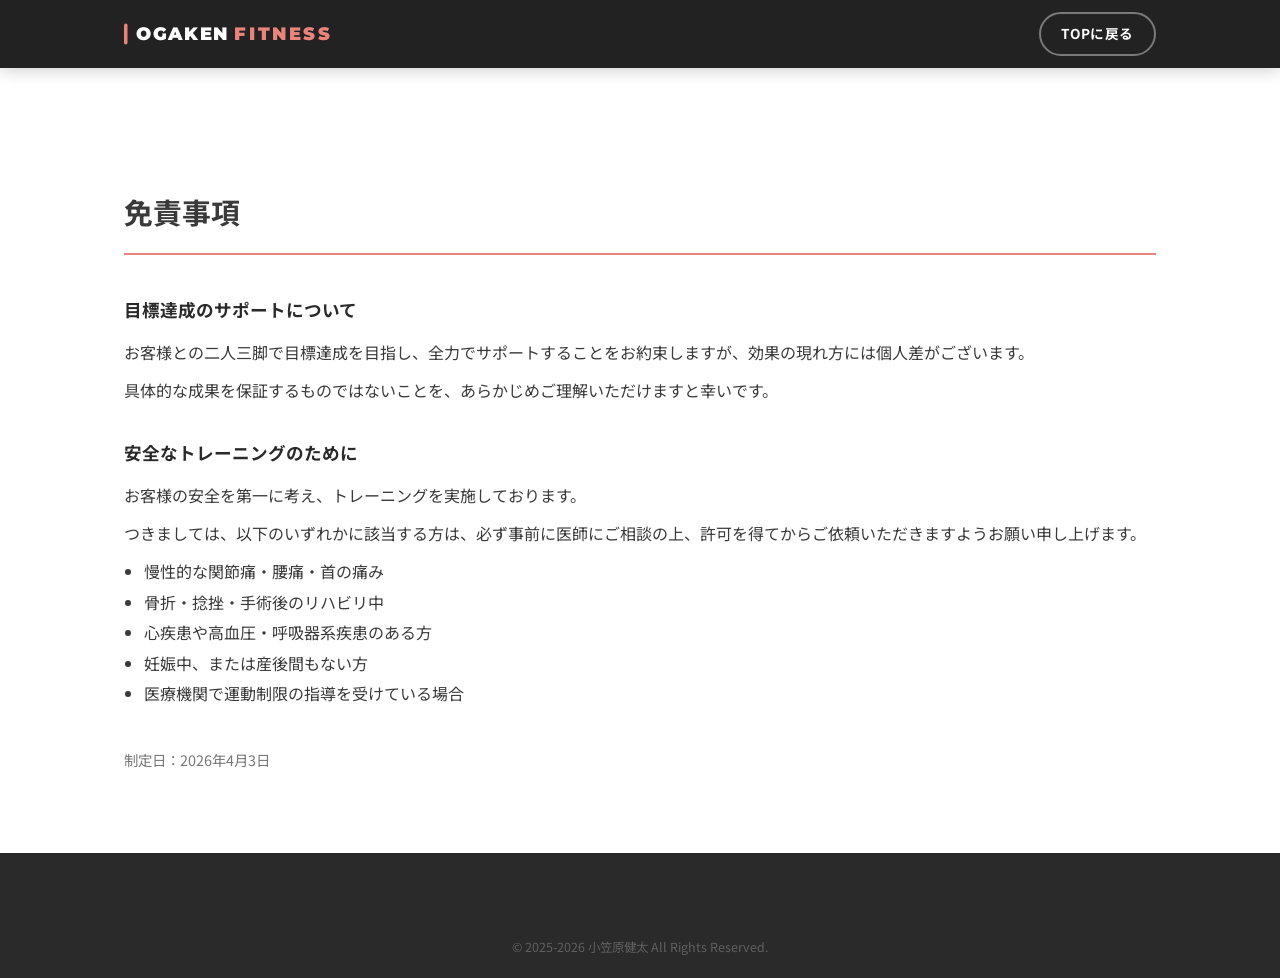
<file: disclaimer.html>
<!DOCTYPE html>
<html lang="ja">
<head>
  <meta charset="UTF-8">
  <meta name="viewport" content="width=device-width, initial-scale=1.0">
  <meta name="description" content="OGAKEN FITNESS 免責事項">
  <title>免責事項 | OGAKEN FITNESS</title>
  <link rel="icon" type="image/png" href="favicon.png">
  <link rel="preconnect" href="https://fonts.googleapis.com">
  <link rel="preconnect" href="https://fonts.gstatic.com" crossorigin>
  <link href="https://fonts.googleapis.com/css2?family=Montserrat:wght@400;600;700;900&family=Noto+Sans+JP:wght@300;400;500;700&display=swap" rel="stylesheet">
  <link rel="stylesheet" href="style.css">
</head>
<body>

  <!-- ========== HEADER ========== -->
  <header class="header header--sub" id="header">
    <div class="header__inner container">
      <a href="index.html" class="header__logo" aria-label="OGAKEN FITNESS">
        <svg class="header__logo-svg" viewBox="0 0 260 32" fill="none" xmlns="http://www.w3.org/2000/svg">
          <rect x="0" y="4" width="4" height="24" rx="2" fill="#E8847C"/>
          <text x="14" y="23" font-family="'Montserrat', sans-serif" font-weight="900" font-size="20" letter-spacing="1.5" fill="#ffffff">OGAKEN</text>
          <text x="126" y="23" font-family="'Montserrat', sans-serif" font-weight="900" font-size="20" letter-spacing="3" fill="#E8847C">FITNESS</text>
        </svg>
      </a>
      <a href="index.html" class="btn btn--outline header__cta">TOPに戻る</a>
    </div>
  </header>

  <!-- ========== MAIN ========== -->
  <main class="legal">
    <div class="container">
      <h1 class="legal__title">免責事項</h1>

      <section class="legal__section">
        <h2>目標達成のサポートについて</h2>
        <p>お客様との二人三脚で目標達成を目指し、全力でサポートすることをお約束しますが、効果の現れ方には個人差がございます。</p>
        <p>具体的な成果を保証するものではないことを、あらかじめご理解いただけますと幸いです。</p>
      </section>

      <section class="legal__section">
        <h2>安全なトレーニングのために</h2>
        <p>お客様の安全を第一に考え、トレーニングを実施しております。</p>
        <p>つきましては、以下のいずれかに該当する方は、必ず事前に医師にご相談の上、許可を得てからご依頼いただきますようお願い申し上げます。</p>
        <ul>
          <li>慢性的な関節痛・腰痛・首の痛み</li>
          <li>骨折・捻挫・手術後のリハビリ中</li>
          <li>心疾患や高血圧・呼吸器系疾患のある方</li>
          <li>妊娠中、または産後間もない方</li>
          <li>医療機関で運動制限の指導を受けている場合</li>
        </ul>
      </section>

      <p class="legal__date">制定日：2026年4月3日</p>
    </div>
  </main>

  <!-- ========== FOOTER ========== -->
  <footer class="footer">
    <div class="container">
      <div class="footer__bottom">
        <p>&copy; 2025-2026 小笠原健太 All Rights Reserved.</p>
      </div>
    </div>
  </footer>

</body>
</html>
</file>
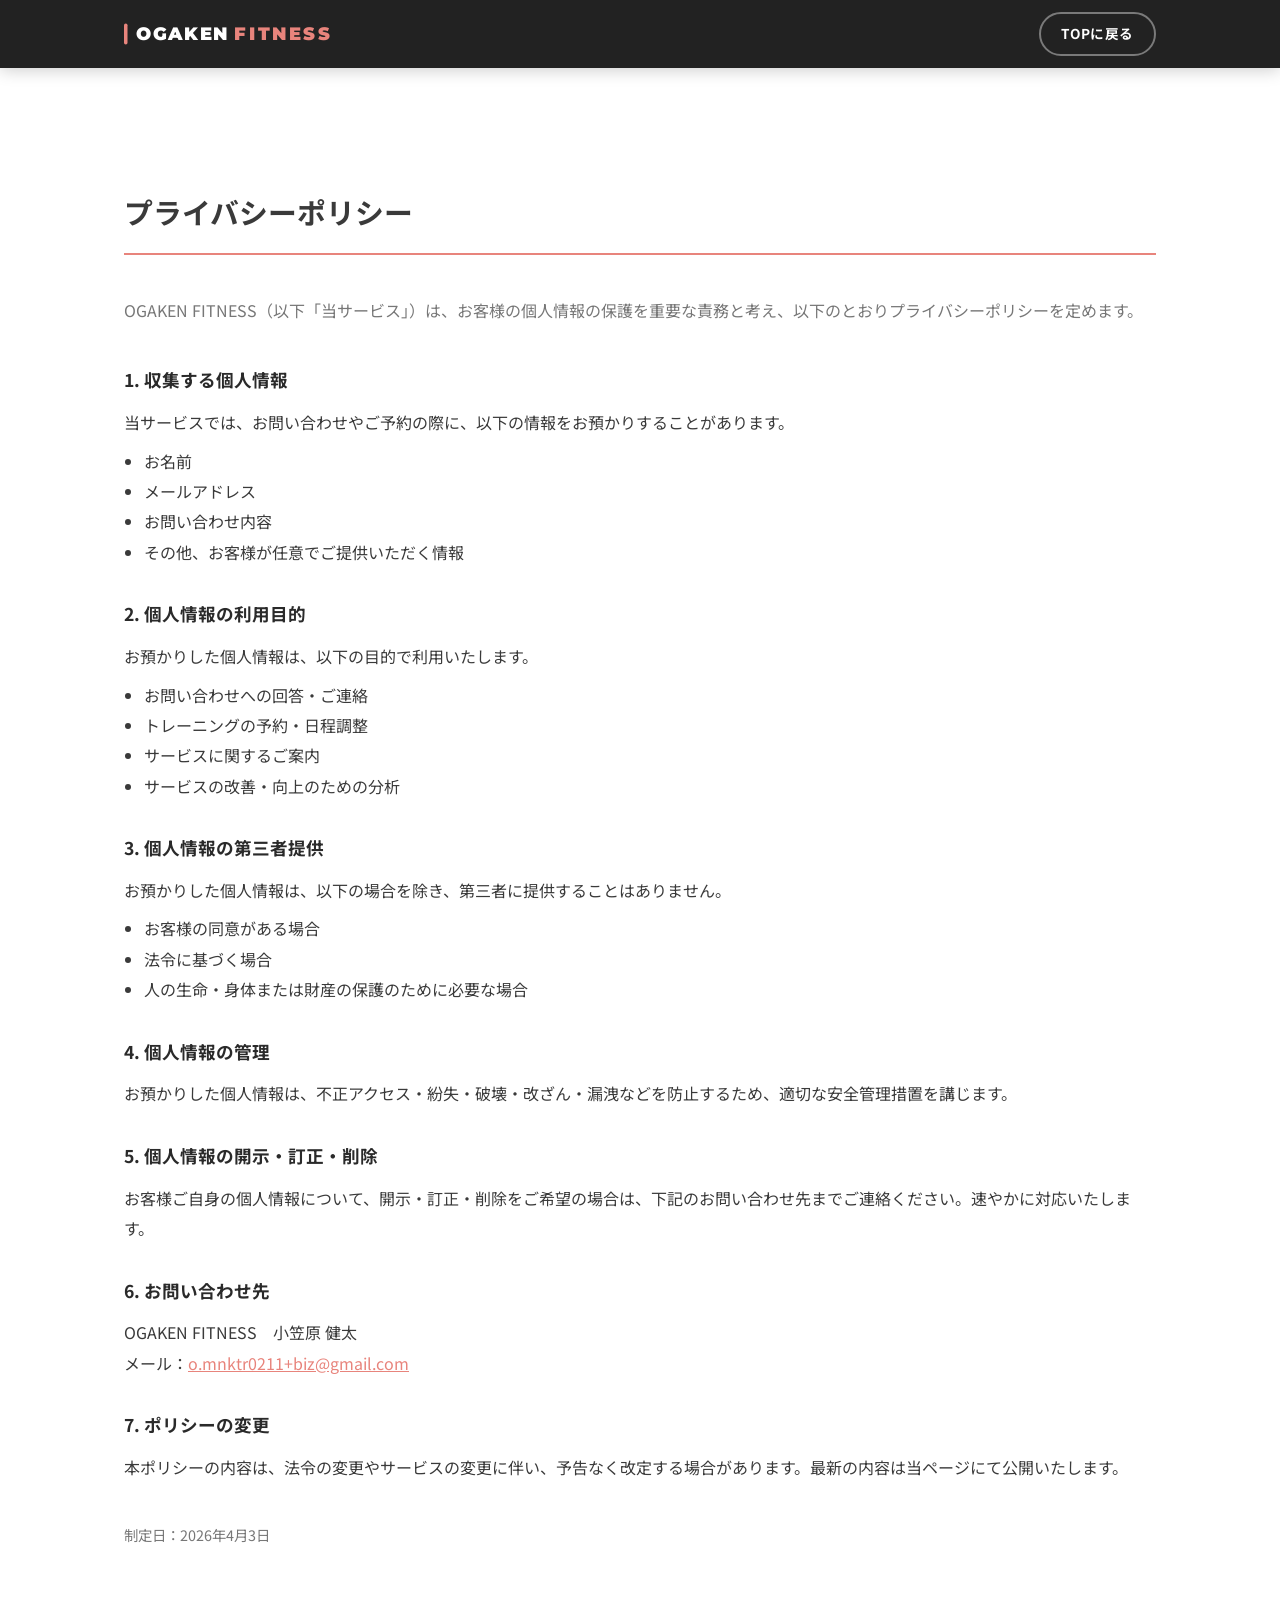
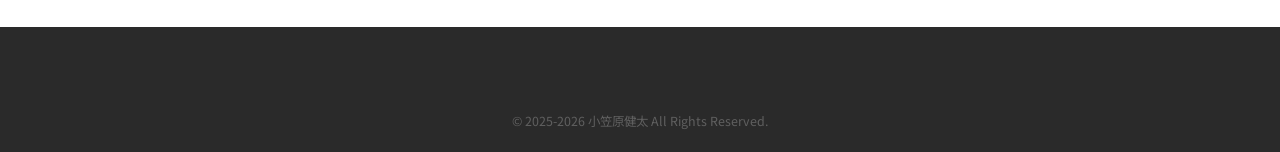
<file: privacy.html>
<!DOCTYPE html>
<html lang="ja">
<head>
  <meta charset="UTF-8">
  <meta name="viewport" content="width=device-width, initial-scale=1.0">
  <meta name="description" content="OGAKEN FITNESS プライバシーポリシー">
  <title>プライバシーポリシー | OGAKEN FITNESS</title>
  <link rel="icon" type="image/png" href="favicon.png">
  <link rel="preconnect" href="https://fonts.googleapis.com">
  <link rel="preconnect" href="https://fonts.gstatic.com" crossorigin>
  <link href="https://fonts.googleapis.com/css2?family=Montserrat:wght@400;600;700;900&family=Noto+Sans+JP:wght@300;400;500;700&display=swap" rel="stylesheet">
  <link rel="stylesheet" href="style.css">
</head>
<body>

  <!-- ========== HEADER ========== -->
  <header class="header header--sub" id="header">
    <div class="header__inner container">
      <a href="index.html" class="header__logo" aria-label="OGAKEN FITNESS">
        <svg class="header__logo-svg" viewBox="0 0 260 32" fill="none" xmlns="http://www.w3.org/2000/svg">
          <rect x="0" y="4" width="4" height="24" rx="2" fill="#E8847C"/>
          <text x="14" y="23" font-family="'Montserrat', sans-serif" font-weight="900" font-size="20" letter-spacing="1.5" fill="#ffffff">OGAKEN</text>
          <text x="126" y="23" font-family="'Montserrat', sans-serif" font-weight="900" font-size="20" letter-spacing="3" fill="#E8847C">FITNESS</text>
        </svg>
      </a>
      <a href="index.html" class="btn btn--outline header__cta">TOPに戻る</a>
    </div>
  </header>

  <!-- ========== MAIN ========== -->
  <main class="legal">
    <div class="container">
      <h1 class="legal__title">プライバシーポリシー</h1>

      <p class="legal__intro">OGAKEN FITNESS（以下「当サービス」）は、お客様の個人情報の保護を重要な責務と考え、以下のとおりプライバシーポリシーを定めます。</p>

      <section class="legal__section">
        <h2>1. 収集する個人情報</h2>
        <p>当サービスでは、お問い合わせやご予約の際に、以下の情報をお預かりすることがあります。</p>
        <ul>
          <li>お名前</li>
          <li>メールアドレス</li>
          <li>お問い合わせ内容</li>
          <li>その他、お客様が任意でご提供いただく情報</li>
        </ul>
      </section>

      <section class="legal__section">
        <h2>2. 個人情報の利用目的</h2>
        <p>お預かりした個人情報は、以下の目的で利用いたします。</p>
        <ul>
          <li>お問い合わせへの回答・ご連絡</li>
          <li>トレーニングの予約・日程調整</li>
          <li>サービスに関するご案内</li>
          <li>サービスの改善・向上のための分析</li>
        </ul>
      </section>

      <section class="legal__section">
        <h2>3. 個人情報の第三者提供</h2>
        <p>お預かりした個人情報は、以下の場合を除き、第三者に提供することはありません。</p>
        <ul>
          <li>お客様の同意がある場合</li>
          <li>法令に基づく場合</li>
          <li>人の生命・身体または財産の保護のために必要な場合</li>
        </ul>
      </section>

      <section class="legal__section">
        <h2>4. 個人情報の管理</h2>
        <p>お預かりした個人情報は、不正アクセス・紛失・破壊・改ざん・漏洩などを防止するため、適切な安全管理措置を講じます。</p>
      </section>

      <section class="legal__section">
        <h2>5. 個人情報の開示・訂正・削除</h2>
        <p>お客様ご自身の個人情報について、開示・訂正・削除をご希望の場合は、下記のお問い合わせ先までご連絡ください。速やかに対応いたします。</p>
      </section>

      <section class="legal__section">
        <h2>6. お問い合わせ先</h2>
        <p>
          OGAKEN FITNESS　小笠原 健太<br>
          メール：<a href="mailto:o.mnktr0211+biz@gmail.com">o.mnktr0211+biz@gmail.com</a>
        </p>
      </section>

      <section class="legal__section">
        <h2>7. ポリシーの変更</h2>
        <p>本ポリシーの内容は、法令の変更やサービスの変更に伴い、予告なく改定する場合があります。最新の内容は当ページにて公開いたします。</p>
      </section>

      <p class="legal__date">制定日：2026年4月3日</p>
    </div>
  </main>

  <!-- ========== FOOTER ========== -->
  <footer class="footer">
    <div class="container">
      <div class="footer__bottom">
        <p>&copy; 2025-2026 小笠原健太 All Rights Reserved.</p>
      </div>
    </div>
  </footer>

</body>
</html>
</file>
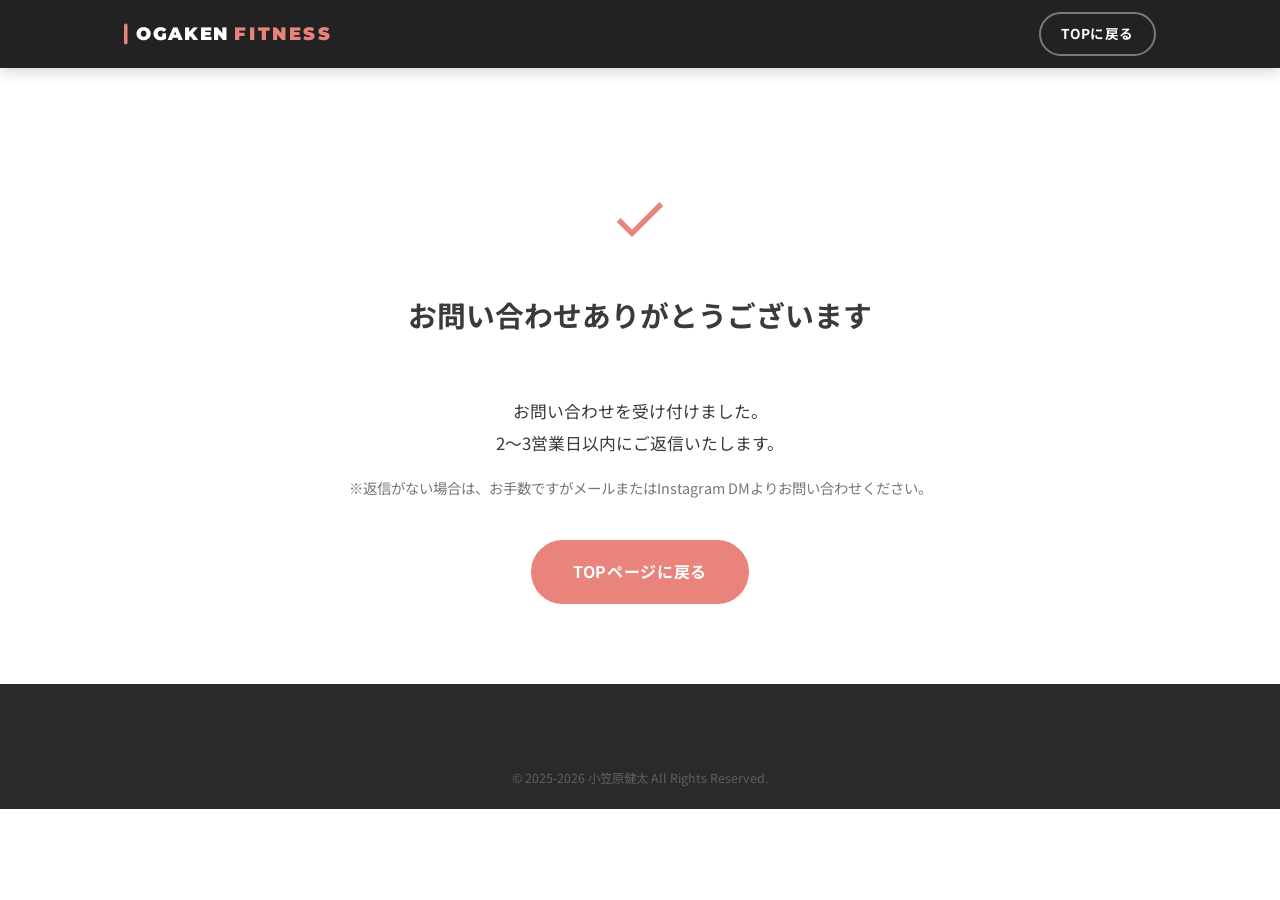
<file: thanks.html>
<!DOCTYPE html>
<html lang="ja">
<head>
  <meta charset="UTF-8">
  <meta name="viewport" content="width=device-width, initial-scale=1.0">
  <meta name="description" content="OGAKEN FITNESS お問い合わせ完了">
  <title>送信完了 | OGAKEN FITNESS</title>
  <link rel="icon" type="image/png" href="favicon.png">
  <link rel="preconnect" href="https://fonts.googleapis.com">
  <link rel="preconnect" href="https://fonts.gstatic.com" crossorigin>
  <link href="https://fonts.googleapis.com/css2?family=Montserrat:wght@400;600;700;900&family=Noto+Sans+JP:wght@300;400;500;700&display=swap" rel="stylesheet">
  <link rel="stylesheet" href="style.css">
</head>
<body>

  <!-- ========== HEADER ========== -->
  <header class="header header--sub" id="header">
    <div class="header__inner container">
      <a href="index.html" class="header__logo" aria-label="OGAKEN FITNESS">
        <svg class="header__logo-svg" viewBox="0 0 260 32" fill="none" xmlns="http://www.w3.org/2000/svg">
          <rect x="0" y="4" width="4" height="24" rx="2" fill="#E8847C"/>
          <text x="14" y="23" font-family="'Montserrat', sans-serif" font-weight="900" font-size="20" letter-spacing="1.5" fill="#ffffff">OGAKEN</text>
          <text x="126" y="23" font-family="'Montserrat', sans-serif" font-weight="900" font-size="20" letter-spacing="3" fill="#E8847C">FITNESS</text>
        </svg>
      </a>
      <a href="index.html" class="btn btn--outline header__cta">TOPに戻る</a>
    </div>
  </header>

  <!-- ========== MAIN ========== -->
  <main class="legal" style="text-align:center;">
    <div class="container">
      <div style="margin-bottom:32px;">
        <svg viewBox="0 0 24 24" fill="none" stroke="#E8847C" stroke-width="2" width="64" height="64"><polyline points="20 6 9 17 4 12"/></svg>
      </div>
      <h1 class="legal__title" style="border-bottom:none; text-align:center;">お問い合わせありがとうございます</h1>
      <p style="font-size:1.05rem; line-height:1.9; color:#3a3a3a; margin-bottom:16px;">
        お問い合わせを受け付けました。<br>
        2〜3営業日以内にご返信いたします。
      </p>
      <p style="font-size:.9rem; color:#777; margin-bottom:40px;">
        ※返信がない場合は、お手数ですがメールまたはInstagram DMよりお問い合わせください。
      </p>
      <a href="index.html" class="btn btn--primary btn--lg">TOPページに戻る</a>
    </div>
  </main>

  <!-- ========== FOOTER ========== -->
  <footer class="footer">
    <div class="container">
      <div class="footer__bottom">
        <p>&copy; 2025-2026 小笠原健太 All Rights Reserved.</p>
      </div>
    </div>
  </footer>

</body>
</html>
</file>
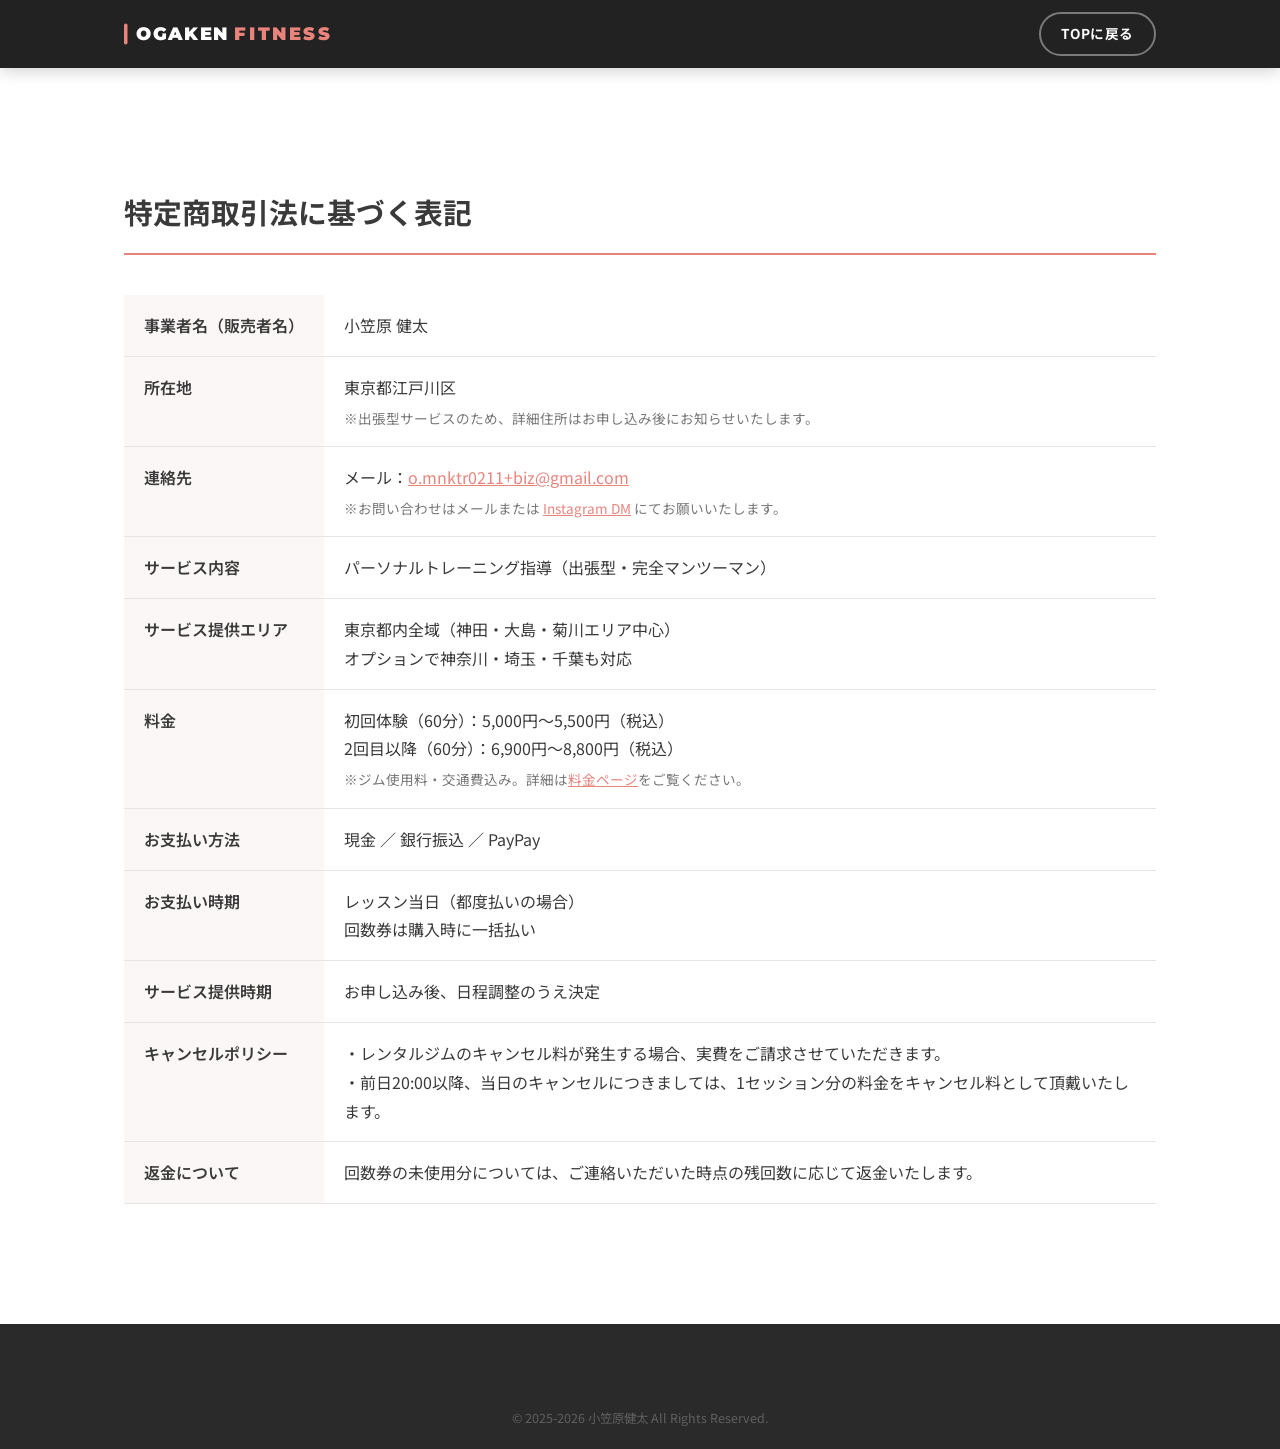
<file: tokushoho.html>
<!DOCTYPE html>
<html lang="ja">
<head>
  <meta charset="UTF-8">
  <meta name="viewport" content="width=device-width, initial-scale=1.0">
  <meta name="description" content="OGAKEN FITNESS 特定商取引法に基づく表記">
  <title>特定商取引法に基づく表記 | OGAKEN FITNESS</title>
  <link rel="icon" type="image/png" href="favicon.png">
  <link rel="preconnect" href="https://fonts.googleapis.com">
  <link rel="preconnect" href="https://fonts.gstatic.com" crossorigin>
  <link href="https://fonts.googleapis.com/css2?family=Montserrat:wght@400;600;700;900&family=Noto+Sans+JP:wght@300;400;500;700&display=swap" rel="stylesheet">
  <link rel="stylesheet" href="style.css">
</head>
<body>

  <!-- ========== HEADER ========== -->
  <header class="header header--sub" id="header">
    <div class="header__inner container">
      <a href="index.html" class="header__logo" aria-label="OGAKEN FITNESS">
        <svg class="header__logo-svg" viewBox="0 0 260 32" fill="none" xmlns="http://www.w3.org/2000/svg">
          <rect x="0" y="4" width="4" height="24" rx="2" fill="#E8847C"/>
          <text x="14" y="23" font-family="'Montserrat', sans-serif" font-weight="900" font-size="20" letter-spacing="1.5" fill="#ffffff">OGAKEN</text>
          <text x="126" y="23" font-family="'Montserrat', sans-serif" font-weight="900" font-size="20" letter-spacing="3" fill="#E8847C">FITNESS</text>
        </svg>
      </a>
      <a href="index.html" class="btn btn--outline header__cta">TOPに戻る</a>
    </div>
  </header>

  <!-- ========== MAIN ========== -->
  <main class="legal">
    <div class="container">
      <h1 class="legal__title">特定商取引法に基づく表記</h1>

      <table class="legal__table">
        <tbody>
          <tr>
            <th>事業者名（販売者名）</th>
            <td>小笠原 健太</td>
          </tr>
          <tr>
            <th>所在地</th>
            <td>東京都江戸川区<br><small>※出張型サービスのため、詳細住所はお申し込み後にお知らせいたします。</small></td>
          </tr>
          <tr>
            <th>連絡先</th>
            <td>
              メール：<a href="mailto:o.mnktr0211+biz@gmail.com">o.mnktr0211+biz@gmail.com</a><br>
              <small>※お問い合わせはメールまたは <a href="https://www.instagram.com/ogaken_fitness" target="_blank" rel="noopener noreferrer">Instagram DM</a> にてお願いいたします。</small>
            </td>
          </tr>
          <tr>
            <th>サービス内容</th>
            <td>パーソナルトレーニング指導（出張型・完全マンツーマン）</td>
          </tr>
          <tr>
            <th>サービス提供エリア</th>
            <td>東京都内全域（神田・大島・菊川エリア中心）<br>オプションで神奈川・埼玉・千葉も対応</td>
          </tr>
          <tr>
            <th>料金</th>
            <td>
              初回体験（60分）：5,000円〜5,500円（税込）<br>
              2回目以降（60分）：6,900円〜8,800円（税込）<br>
              <small>※ジム使用料・交通費込み。詳細は<a href="index.html#plans">料金ページ</a>をご覧ください。</small>
            </td>
          </tr>
          <tr>
            <th>お支払い方法</th>
            <td>現金 ／ 銀行振込 ／ PayPay</td>
          </tr>
          <tr>
            <th>お支払い時期</th>
            <td>レッスン当日（都度払いの場合）<br>回数券は購入時に一括払い</td>
          </tr>
          <tr>
            <th>サービス提供時期</th>
            <td>お申し込み後、日程調整のうえ決定</td>
          </tr>
          <tr>
            <th>キャンセルポリシー</th>
            <td>
              ・レンタルジムのキャンセル料が発生する場合、実費をご請求させていただきます。<br>
              ・前日20:00以降、当日のキャンセルにつきましては、1セッション分の料金をキャンセル料として頂戴いたします。
            </td>
          </tr>
          <tr>
            <th>返金について</th>
            <td>回数券の未使用分については、ご連絡いただいた時点の残回数に応じて返金いたします。</td>
          </tr>
        </tbody>
      </table>
    </div>
  </main>

  <!-- ========== FOOTER ========== -->
  <footer class="footer">
    <div class="container">
      <div class="footer__bottom">
        <p>&copy; 2025-2026 小笠原健太 All Rights Reserved.</p>
      </div>
    </div>
  </footer>

</body>
</html>
</file>
<file: style.css>
/* =============================================
   OGAKEN FITNESS – style.css
   Main color: #E8847C (dusty rose)
   ============================================= */

/* ---------- CSS Variables ---------- */
:root {
  --clr-main:    #E8847C;
  --clr-main-d:  #d4716a;
  --clr-main-l:  #fdf2f0;
  --clr-dark:    #2a2a2a;
  --clr-text:    #3a3a3a;
  --clr-sub:     #777777;
  --clr-border:  #e8e4e3;
  --clr-bg:      #faf7f6;
  --clr-white:   #ffffff;
  --clr-ig:      #e1306c;

  --ff-en:  'Montserrat', sans-serif;
  --ff-ja:  'Noto Sans JP', sans-serif;

  --radius: 12px;
  --shadow: 0 4px 24px rgba(0,0,0,.08);
  --shadow-hover: 0 8px 32px rgba(0,0,0,.14);

  --transition: .25s ease;
}

/* ---------- Reset ---------- */
*, *::before, *::after { box-sizing: border-box; margin: 0; padding: 0; }
html { scroll-behavior: smooth; font-size: 16px; overflow-x: hidden; }
body {
  font-family: var(--ff-ja);
  color: var(--clr-text);
  line-height: 1.7;
  background: var(--clr-white);
  overflow-x: hidden;
}
img { max-width: 100%; display: block; }
a { color: inherit; text-decoration: none; }
ul { list-style: none; }
button { cursor: pointer; border: none; background: none; font-family: var(--ff-ja); }

/* ---------- Container ---------- */
.container {
  max-width: 1080px;
  margin: 0 auto;
  padding: 0 24px;
}

/* ---------- Buttons ---------- */
.btn {
  display: inline-flex;
  align-items: center;
  justify-content: center;
  gap: 8px;
  padding: 14px 32px;
  border-radius: 50px;
  font-family: var(--ff-ja);
  font-weight: 700;
  font-size: .95rem;
  letter-spacing: .04em;
  transition: all var(--transition);
  cursor: pointer;
  border: 2px solid transparent;
  white-space: nowrap;
}
.btn--lg { padding: 16px 40px; font-size: 1rem; }
.btn--full { width: 100%; }

.btn--primary {
  background: var(--clr-main);
  color: var(--clr-white);
  border-color: var(--clr-main);
}
.btn--primary:hover {
  background: var(--clr-main-d);
  border-color: var(--clr-main-d);
  transform: translateY(-2px);
  box-shadow: 0 6px 20px rgba(232,132,124,.4);
}

.btn--outline {
  background: transparent;
  color: var(--clr-white);
  border-color: rgba(255,255,255,.7);
}
.btn--outline:hover {
  background: rgba(255,255,255,.15);
  border-color: var(--clr-white);
}

.btn--instagram {
  background: var(--clr-ig);
  color: var(--clr-white);
  border-color: var(--clr-ig);
}
.btn--instagram:hover {
  background: #c1255a;
  border-color: #c1255a;
  transform: translateY(-2px);
  box-shadow: 0 6px 20px rgba(225,48,108,.4);
}
.btn--instagram svg { width: 20px; height: 20px; flex-shrink: 0; }

/* ---------- Section Base ---------- */
.section { padding: 96px 0; }
.section:nth-child(even) { background: var(--clr-bg); }

.section-head {
  text-align: center;
  margin-bottom: 56px;
}
.section-head__en {
  display: block;
  font-family: var(--ff-en);
  font-weight: 700;
  font-size: .78rem;
  letter-spacing: .18em;
  color: var(--clr-main);
  margin-bottom: 10px;
}
.section-head__ja {
  font-size: 1.9rem;
  font-weight: 700;
  letter-spacing: .04em;
  position: relative;
  display: inline-block;
}
.section-head__ja::after {
  content: '';
  display: block;
  width: 40px;
  height: 3px;
  background: var(--clr-main);
  margin: 12px auto 0;
  border-radius: 2px;
}

.section-lead {
  text-align: center;
  color: var(--clr-sub);
  font-size: .98rem;
  line-height: 1.9;
  margin-bottom: 48px;
  margin-top: -32px;
}

/* ---------- Animations ---------- */
.fade-in, .fade-up {
  opacity: 0;
  transition: opacity .7s ease, transform .7s ease;
}
.fade-in { transform: translateY(0); }
.fade-up { transform: translateY(32px); }
.fade-in.is-visible, .fade-up.is-visible { opacity: 1; transform: translateY(0); }

.delay-1 { transition-delay: .1s; }
.delay-2 { transition-delay: .2s; }
.delay-3 { transition-delay: .3s; }
.delay-4 { transition-delay: .4s; }

/* =============================================
   HEADER
   ============================================= */
.header {
  position: fixed;
  top: 0; left: 0; right: 0;
  z-index: 100;
  background: transparent;
  transition: background var(--transition), box-shadow var(--transition);
}
.header.scrolled {
  background: rgba(26,26,26,.96);
  backdrop-filter: blur(8px);
  box-shadow: 0 2px 16px rgba(0,0,0,.2);
}
.header__inner {
  display: flex;
  align-items: center;
  height: 68px;
  gap: 32px;
}
.header__logo {
  display: flex;
  align-items: center;
  flex-shrink: 0;
}
.header__logo-svg {
  height: 28px;
  width: auto;
}

.header__nav { margin-left: auto; }
.header__nav ul {
  display: flex;
  gap: 20px;
}
.header__nav a {
  font-size: .82rem;
  font-weight: 500;
  color: rgba(255,255,255,.85);
  letter-spacing: .04em;
  transition: color var(--transition);
}
.header__nav a:hover { color: var(--clr-main); }

.header__cta { margin-left: 12px; padding: 10px 18px; font-size: .82rem; }

.header__ig {
  display: flex;
  align-items: center;
  justify-content: center;
  width: 36px;
  height: 36px;
  border-radius: 50%;
  color: rgba(255,255,255,.75);
  transition: all var(--transition);
  flex-shrink: 0;
}
.header__ig:hover {
  color: var(--clr-white);
  background: rgba(225,48,108,.3);
}
.header__ig svg { width: 20px; height: 20px; }

.hamburger {
  display: none;
  flex-direction: column;
  gap: 5px;
  margin-left: auto;
  padding: 4px;
}
.hamburger span {
  display: block;
  width: 24px;
  height: 2px;
  background: var(--clr-white);
  border-radius: 2px;
  transition: all var(--transition);
}
.hamburger.active span:nth-child(1) { transform: translateY(7px) rotate(45deg); }
.hamburger.active span:nth-child(2) { opacity: 0; }
.hamburger.active span:nth-child(3) { transform: translateY(-7px) rotate(-45deg); }

/* Mobile Menu */
.mobile-menu {
  position: fixed;
  top: 0; right: -100%;
  width: 280px;
  height: 100vh;
  background: var(--clr-dark);
  z-index: 200;
  padding: 80px 32px 40px;
  transition: right .35s ease;
  display: flex;
  flex-direction: column;
}
.mobile-menu.open { right: 0; }
.mobile-menu ul { display: flex; flex-direction: column; gap: 8px; }
.mobile-menu a {
  display: block;
  color: var(--clr-white);
  font-size: 1rem;
  font-weight: 500;
  padding: 12px 0;
  border-bottom: 1px solid rgba(255,255,255,.08);
  transition: color var(--transition);
}
.mobile-menu a:hover { color: var(--clr-main); }
.mobile-menu__close {
  position: absolute;
  top: 20px; right: 20px;
  color: var(--clr-white);
  font-size: 1.2rem;
  padding: 8px;
  transition: color var(--transition);
}
.mobile-menu__close:hover { color: var(--clr-main); }

.overlay {
  position: fixed;
  inset: 0;
  background: rgba(0,0,0,.5);
  z-index: 150;
  opacity: 0;
  pointer-events: none;
  transition: opacity var(--transition);
}
.overlay.active { opacity: 1; pointer-events: auto; }

/* =============================================
   HERO
   ============================================= */
.hero {
  position: relative;
  min-height: 100vh;
  display: flex;
  align-items: center;
  background: #1e1a19;
  overflow: hidden;
}

/* --- Background layer --- */
.hero__bg {
  position: absolute;
  inset: 0;
  z-index: 0;
  pointer-events: none;
}
.hero__bg-dots {
  position: absolute;
  inset: 0;
  background-image: radial-gradient(rgba(255,255,255,.045) 1.5px, transparent 1.5px);
  background-size: 28px 28px;
}
.hero__bg-ghost {
  position: absolute;
  left: -1%;
  bottom: -14%;
  font-family: var(--ff-en);
  font-weight: 900;
  font-size: 28vw;
  color: transparent;
  -webkit-text-stroke: 2px rgba(255,255,255,.032);
  letter-spacing: .06em;
  line-height: 1;
  user-select: none;
  white-space: nowrap;
}

/* --- Right coral panel --- */
.hero__panel {
  position: absolute;
  right: 0;
  top: 0;
  bottom: 0;
  width: 48%;
  clip-path: polygon(10% 0, 100% 0, 100% 100%, 0% 100%);
  z-index: 1;
  overflow: hidden;
}
.hero__panel::before {
  content: '';
  position: absolute;
  inset: 0;
  background: linear-gradient(to right, rgba(30,26,25,.6) 0%, transparent 50%);
  z-index: 1;
  pointer-events: none;
}
.hero__panel-img {
  width: 100%;
  height: 100%;
  object-fit: cover;
  object-position: 30% center;
}

/* --- Main content (left side) --- */
.hero__body {
  position: relative;
  z-index: 2;
  width: 100%;
  max-width: 1080px;
  margin: 0 auto;
  padding: 0 24px;
}
.hero__content {
  max-width: 510px;
  padding: 140px 0 80px;
}
.hero__eyebrow {
  display: flex;
  align-items: center;
  gap: 12px;
  font-family: var(--ff-en);
  font-size: .72rem;
  font-weight: 700;
  letter-spacing: .2em;
  color: var(--clr-main);
  text-transform: uppercase;
  margin-bottom: 28px;
}
.hero__eyebrow-bar {
  display: block;
  width: 28px;
  height: 2px;
  background: var(--clr-main);
  flex-shrink: 0;
}
.hero__title {
  display: flex;
  flex-direction: column;
  font-size: clamp(2.5rem, 4.8vw, 3.9rem);
  font-weight: 900;
  color: var(--clr-white);
  line-height: 1.2;
  letter-spacing: .02em;
  margin-bottom: 28px;
}
/* Title lines slide in from left */
.hero__tl {
  display: block;
}
.hero__tl.fade-in {
  transform: translateX(-36px);
}
.hero__tl.fade-in.is-visible {
  transform: translateX(0);
}
.hero__title em {
  font-style: normal;
  color: var(--clr-main);
}
.hero__message {
  margin-bottom: 36px;
}
.hero__message p {
  font-size: 1.05rem;
  color: rgba(255,255,255,.8);
  font-weight: 400;
  margin-bottom: 10px;
}
.hero__message strong { color: var(--clr-white); font-weight: 700; }
.hero__message-tag {
  display: inline-block;
  font-size: .8rem;
  font-weight: 700;
  letter-spacing: .08em;
  color: var(--clr-main);
  border: 1.5px solid rgba(232,132,124,.5);
  border-radius: 50px;
  padding: 5px 16px;
}
.hero__actions {
  display: flex;
  gap: 14px;
  flex-wrap: wrap;
  margin-bottom: 40px;
}
/* Inline KPI stats row */
.hero__kpis {
  display: flex;
  align-items: center;
  padding-top: 28px;
  border-top: 1px solid rgba(255,255,255,.1);
}
.hero__kpi {
  flex: 1;
  padding: 0 20px;
  display: flex;
  flex-direction: column;
  gap: 4px;
}
.hero__kpi:first-child { padding-left: 0; }
.hero__kpi b {
  font-family: var(--ff-en);
  font-weight: 900;
  font-size: 1.5rem;
  color: var(--clr-main);
  line-height: 1;
}
.hero__kpi b small { font-size: .85rem; }
.hero__kpi span {
  font-size: .68rem;
  color: rgba(255,255,255,.4);
  letter-spacing: .03em;
}
.hero__kpi-sep {
  width: 1px;
  height: 32px;
  background: rgba(255,255,255,.1);
  flex-shrink: 0;
}

/* --- Scroll indicator --- */
.hero__scroll-indicator {
  position: absolute;
  bottom: 40px;
  left: 50%;
  transform: translateX(-50%);
  display: flex;
  flex-direction: column;
  align-items: center;
  gap: 8px;
  color: rgba(255,255,255,.3);
  font-family: var(--ff-en);
  font-size: .62rem;
  letter-spacing: .15em;
  z-index: 3;
}
.hero__scroll-line {
  width: 1px;
  height: 40px;
  background: linear-gradient(to bottom, rgba(232,132,124,.55), transparent);
  animation: scrollPulse 1.8s ease infinite;
}
@keyframes scrollPulse {
  0%, 100% { opacity: 1; }
  50% { opacity: .25; }
}

/* =============================================
   NUMBERS
   ============================================= */
.numbers {
  background: var(--clr-dark);
  padding: 48px 0;
}
.numbers__grid {
  display: grid;
  grid-template-columns: repeat(4, 1fr);
  gap: 1px;
  background: rgba(255,255,255,.08);
}
.numbers__item {
  background: var(--clr-dark);
  padding: 32px 24px;
  text-align: center;
}
.numbers__val {
  display: block;
  font-family: var(--ff-en);
  font-weight: 900;
  font-size: 2.4rem;
  color: var(--clr-main);
  line-height: 1;
  margin-bottom: 8px;
}
.numbers__val small { font-size: 1.2rem; }
.numbers__item p {
  font-size: .8rem;
  color: rgba(255,255,255,.5);
  letter-spacing: .04em;
}

/* =============================================
   FEATURES
   ============================================= */
.features {
  display: grid;
  grid-template-columns: repeat(2, 1fr);
  gap: 24px;
}
.feature-card {
  background: var(--clr-white);
  border: 1px solid var(--clr-border);
  border-radius: var(--radius);
  padding: 36px 32px;
  transition: all var(--transition);
}
.feature-card:hover {
  border-color: var(--clr-main);
  box-shadow: var(--shadow-hover);
  transform: translateY(-4px);
}
.feature-card__icon {
  width: 52px;
  height: 52px;
  background: var(--clr-main-l);
  border-radius: 12px;
  display: flex;
  align-items: center;
  justify-content: center;
  margin-bottom: 20px;
  color: var(--clr-main);
}
.feature-card__icon svg { width: 26px; height: 26px; }
.feature-card h3 {
  font-size: 1.05rem;
  font-weight: 700;
  margin-bottom: 12px;
  letter-spacing: .02em;
}
.feature-card p {
  font-size: .9rem;
  color: var(--clr-sub);
  line-height: 1.8;
}

/* =============================================
   PROFILE
   ============================================= */
.profile { background: var(--clr-main-l); }
.profile__inner {
  display: grid;
  grid-template-columns: 340px 1fr;
  gap: 64px;
  align-items: start;
}
.profile__img-wrap {
  width: 280px;
  height: 280px;
  border-radius: 50%;
  overflow: hidden;
  border: 4px solid var(--clr-main);
  margin: 0 auto;
}
.profile__img {
  width: 100%;
  height: 100%;
  object-fit: cover;
  object-position: center 20%;
  display: block;
}

.profile__name-block { margin-bottom: 24px; }
.profile__name {
  font-size: 2rem;
  font-weight: 700;
  letter-spacing: .04em;
  margin-bottom: 6px;
}
.profile__title {
  font-size: .85rem;
  color: var(--clr-main);
  font-weight: 600;
  letter-spacing: .06em;
  background: var(--clr-main-l);
  padding: 4px 12px;
  border-radius: 50px;
}
.profile__bio {
  font-size: .95rem;
  line-height: 1.9;
  color: var(--clr-sub);
  margin-bottom: 16px;
}
.profile__bio strong { color: var(--clr-text); font-weight: 700; }

.profile__specs {
  background: var(--clr-bg);
  border-radius: var(--radius);
  padding: 24px;
  margin: 24px 0 28px;
  display: flex;
  flex-direction: column;
  gap: 12px;
}
.profile__spec {
  display: flex;
  gap: 16px;
  font-size: .9rem;
}
.profile__spec dt {
  min-width: 100px;
  color: var(--clr-sub);
  font-weight: 500;
  flex-shrink: 0;
}
.profile__spec dd { font-weight: 500; }

/* Profile story block */
.profile__story {
  margin: 20px 0 24px;
  border-left: 3px solid var(--clr-main);
  padding-left: 20px;
}
.profile__story-lead {
  font-size: .82rem;
  font-weight: 700;
  color: var(--clr-main);
  letter-spacing: .06em;
  text-transform: uppercase;
  margin-bottom: 12px;
}
.profile__story-quote {
  margin-top: 16px;
  font-size: 1rem;
  font-weight: 700;
  color: var(--clr-text);
  background: var(--clr-main-l);
  border-radius: 8px;
  padding: 14px 18px;
  line-height: 1.7;
}

.profile__sns-link {
  display: inline-flex;
  align-items: center;
  gap: 8px;
  color: var(--clr-ig);
  font-weight: 700;
  font-size: .9rem;
  transition: opacity var(--transition);
}
.profile__sns-link:hover { opacity: .75; }
.profile__sns-link svg { width: 20px; height: 20px; }

/* =============================================
   RESULTS
   ============================================= */
.results { background: var(--clr-bg); }
.results__grid {
  display: grid;
  grid-template-columns: repeat(2, 1fr);
  gap: 24px;
  margin-bottom: 24px;
}
.result-card {
  background: var(--clr-white);
  border-radius: var(--radius);
  padding: 40px;
  box-shadow: var(--shadow);
  transition: all var(--transition);
  position: relative;
  overflow: hidden;
}
.result-card::before {
  content: '';
  position: absolute;
  top: 0; left: 0;
  width: 4px;
  height: 100%;
  background: var(--clr-main);
}
.result-card:hover { transform: translateY(-4px); box-shadow: var(--shadow-hover); }
.result-card__tag {
  display: inline-block;
  font-family: var(--ff-en);
  font-size: .72rem;
  font-weight: 700;
  letter-spacing: .12em;
  color: var(--clr-main);
  background: var(--clr-main-l);
  padding: 4px 10px;
  border-radius: 4px;
  margin-bottom: 12px;
}
.result-card__client {
  font-size: .9rem;
  font-weight: 700;
  margin-bottom: 20px;
  color: var(--clr-sub);
}
.result-card__achievement {
  display: flex;
  align-items: baseline;
  gap: 4px;
  margin-bottom: 8px;
}
.result-card__num {
  font-family: var(--ff-en);
  font-weight: 900;
  font-size: 3.5rem;
  color: var(--clr-main);
  line-height: 1;
}
.result-card__unit {
  font-family: var(--ff-en);
  font-weight: 700;
  font-size: 1.4rem;
  color: var(--clr-main);
}
.result-card__period {
  font-size: .8rem;
  color: var(--clr-sub);
  margin-bottom: 20px;
  padding-bottom: 20px;
  border-bottom: 1px solid var(--clr-border);
}
.result-card p {
  font-size: .88rem;
  color: var(--clr-sub);
  line-height: 1.8;
}
.results__disclaimer {
  text-align: center;
  font-size: .8rem;
  color: #aaa;
}

/* =============================================
   VOICE
   ============================================= */
.voice { background: var(--clr-white); }
.voice__grid {
  display: grid;
  grid-template-columns: repeat(3, 1fr);
  gap: 24px;
  margin-bottom: 24px;
}
.voice-card {
  background: var(--clr-bg);
  border-radius: var(--radius);
  padding: 32px 28px;
  border: 1px solid var(--clr-border);
  display: flex;
  flex-direction: column;
  gap: 16px;
  transition: all var(--transition);
}
.voice-card:hover {
  border-color: var(--clr-main);
  box-shadow: var(--shadow);
  background: var(--clr-white);
}
.voice-card__stars {
  color: #f5a623;
  font-size: 1rem;
  letter-spacing: 2px;
}
.voice-card__text {
  font-size: .9rem;
  line-height: 1.85;
  color: var(--clr-sub);
  flex: 1;
  position: relative;
  padding-top: 4px;
}
.voice-card__text::before {
  content: '\201C';
  font-size: 3rem;
  color: var(--clr-main);
  opacity: .25;
  position: absolute;
  top: -12px;
  left: -8px;
  font-family: Georgia, serif;
  line-height: 1;
}
.voice-card__client {
  display: flex;
  flex-direction: row;
  align-items: center;
  gap: 12px;
  padding-top: 16px;
  border-top: 1px solid var(--clr-border);
}
.voice-card__avatar {
  flex-shrink: 0;
  width: 40px;
  height: 40px;
  border-radius: 50%;
  overflow: hidden;
}
.voice-card__avatar svg {
  width: 100%;
  height: 100%;
}
.voice-card__info {
  display: flex;
  flex-direction: column;
  gap: 2px;
}
.voice-card__name {
  font-weight: 700;
  font-size: .9rem;
}
.voice-card__period {
  font-size: .78rem;
  color: var(--clr-main);
}

/* =============================================
   PLANS
   ============================================= */
.plans { background: var(--clr-white); }
.plans-block {
  margin-bottom: 48px;
  background: var(--clr-bg);
  border-radius: var(--radius);
  padding: 40px;
}
.plans-block:last-of-type { margin-bottom: 0; }
.plans-block__header {
  margin-bottom: 28px;
}
.plans-block__step {
  display: inline-block;
  font-family: var(--ff-en);
  font-size: .72rem;
  font-weight: 700;
  letter-spacing: .12em;
  color: var(--clr-white);
  background: var(--clr-main);
  padding: 4px 12px;
  border-radius: 4px;
  margin-bottom: 10px;
}
.plans-block__header h3 {
  font-size: 1.25rem;
  font-weight: 700;
  margin-bottom: 6px;
}
.plans-block__header h3 span {
  font-size: 1rem;
  color: var(--clr-sub);
  font-weight: 400;
}
.plans-block__header p {
  font-size: .88rem;
  color: var(--clr-sub);
}

.plan-cards {
  display: grid;
  gap: 16px;
}
.plan-cards--2 { grid-template-columns: repeat(2, 1fr); }
.plan-cards--3 { grid-template-columns: repeat(3, 1fr); }

.plan-card {
  background: var(--clr-white);
  border-radius: var(--radius);
  padding: 28px;
  border: 2px solid var(--clr-border);
  position: relative;
  transition: all var(--transition);
}
.plan-card:hover { border-color: var(--clr-main); box-shadow: var(--shadow); }
.plan-card h4 {
  font-size: 1rem;
  font-weight: 700;
  margin-bottom: 8px;
}
.plan-card__area {
  font-size: .8rem;
  color: var(--clr-sub);
  margin-bottom: 16px;
  line-height: 1.5;
}
.plan-card__price {
  display: flex;
  align-items: baseline;
  gap: 4px;
  margin-bottom: 4px;
}
.plan-card__amount {
  font-family: var(--ff-en);
  font-weight: 900;
  font-size: 2.2rem;
  color: var(--clr-dark);
  line-height: 1;
}
.plan-card__tax { font-size: .85rem; color: var(--clr-sub); }
.plan-card__note { font-size: .8rem; color: var(--clr-sub); margin-top: 4px; }

.plan-card--accent {
  border-color: var(--clr-main);
  background: var(--clr-main-l);
}
.plan-card--accent .plan-card__amount { color: var(--clr-main); }

.plan-card--best {
  border-color: var(--clr-dark);
  background: var(--clr-dark);
}
.plan-card--best h4,
.plan-card--best .plan-card__note { color: rgba(255,255,255,.7); }
.plan-card--best .plan-card__amount { color: var(--clr-main); }
.plan-card--best .plan-card__tax { color: rgba(255,255,255,.6); }

.plan-card__badge {
  position: absolute;
  top: -12px;
  left: 20px;
  background: var(--clr-main);
  color: var(--clr-white);
  font-size: .72rem;
  font-weight: 700;
  letter-spacing: .06em;
  padding: 4px 12px;
  border-radius: 50px;
  font-family: var(--ff-en);
}
.plan-card--best .plan-card__badge { background: #FFD700; color: var(--clr-dark); }

.options-list {
  display: flex;
  flex-direction: column;
  gap: 12px;
}
.option-item {
  background: var(--clr-white);
  border-radius: var(--radius);
  padding: 20px 24px;
  display: grid;
  grid-template-columns: 1fr auto;
  grid-template-rows: auto auto;
  gap: 4px 16px;
  border: 1px solid var(--clr-border);
}
.option-item__name { font-weight: 700; font-size: .95rem; }
.option-item__price {
  grid-row: 1 / 3;
  align-self: center;
  font-family: var(--ff-en);
  font-weight: 900;
  font-size: 1.3rem;
  color: var(--clr-main);
  white-space: nowrap;
}
.option-item__note { font-size: .8rem; color: var(--clr-sub); }

.plans__cta { text-align: center; margin-top: 48px; }

/* =============================================
   HOW TO BUY
   ============================================= */
.howtobuy { background: var(--clr-bg); }
.howtobuy__steps {
  display: flex;
  align-items: center;
  gap: 0;
  background: var(--clr-white);
  border-radius: var(--radius);
  overflow: hidden;
  margin-bottom: 40px;
  box-shadow: var(--shadow);
}
.howtobuy__step {
  flex: 1;
  padding: 36px 28px;
  display: flex;
  gap: 16px;
  align-items: flex-start;
}
.howtobuy__step-num {
  font-family: var(--ff-en);
  font-weight: 900;
  font-size: 2rem;
  color: var(--clr-main);
  line-height: 1;
  flex-shrink: 0;
}
.howtobuy__step-body h3 {
  font-size: .95rem;
  font-weight: 700;
  margin-bottom: 6px;
}
.howtobuy__step-body p {
  font-size: .83rem;
  color: var(--clr-sub);
  line-height: 1.7;
}
.howtobuy__arrow {
  color: var(--clr-main);
  flex-shrink: 0;
  padding: 0 4px;
}
.howtobuy__arrow svg { width: 24px; height: 24px; }
.howtobuy__cta { text-align: center; }

/* =============================================
   FLOW
   ============================================= */
.flow { background: var(--clr-white); }
.flow__steps {
  display: grid;
  grid-template-columns: repeat(5, 1fr) ;
  gap: 0;
  align-items: stretch;
}
/* override: 5 steps + 4 connectors */
.flow__steps {
  display: flex;
  flex-wrap: wrap;
  gap: 0;
  justify-content: center;
}
.flow__step {
  flex: 1;
  min-width: 160px;
}
.flow__step-inner {
  background: var(--clr-bg);
  border-radius: var(--radius);
  padding: 32px 24px;
  height: 100%;
  text-align: center;
  transition: all var(--transition);
  border: 1px solid var(--clr-border);
}
.flow__step-inner:hover {
  border-color: var(--clr-main);
  box-shadow: var(--shadow);
  background: var(--clr-white);
}
.flow__num {
  font-family: var(--ff-en);
  font-weight: 900;
  font-size: .72rem;
  letter-spacing: .12em;
  color: var(--clr-main);
  margin-bottom: 12px;
}
.flow__icon {
  width: 48px;
  height: 48px;
  background: var(--clr-main-l);
  border-radius: 50%;
  display: flex;
  align-items: center;
  justify-content: center;
  margin: 0 auto 16px;
  color: var(--clr-main);
}
.flow__icon svg { width: 22px; height: 22px; }
.flow__step-inner h3 {
  font-size: .9rem;
  font-weight: 700;
  margin-bottom: 10px;
  letter-spacing: .02em;
}
.flow__step-inner p {
  font-size: .8rem;
  color: var(--clr-sub);
  line-height: 1.7;
}
.flow__connector {
  display: flex;
  align-items: center;
  justify-content: center;
  padding: 0 8px;
  color: var(--clr-main);
  font-size: 1.2rem;
  flex-shrink: 0;
}
.flow__connector::before {
  content: '→';
  font-weight: 700;
}
.flow__payment {
  text-align: center;
  color: var(--clr-sub);
  font-size: .88rem;
  margin-top: 32px;
}
.flow__cta {
  display: flex;
  justify-content: center;
  gap: 16px;
  margin-top: 40px;
  flex-wrap: wrap;
}

/* =============================================
   CONTACT
   ============================================= */
.section.contact { background: var(--clr-dark); }
.contact .section-head__en { color: var(--clr-main); }
.contact .section-head__ja { color: var(--clr-white); }
.contact .section-head__ja::after { background: var(--clr-main); }
.contact .section-lead { color: rgba(255,255,255,.6); }
.contact__buttons {
  display: flex;
  flex-direction: column;
  align-items: center;
  gap: 24px;
  max-width: 560px;
  margin: 0 auto;
  padding: 0 16px;
}
.contact__buttons-main {
  display: flex;
  gap: 16px;
  width: 100%;
}
.contact__buttons-main .btn {
  flex: 1;
  justify-content: center;
}
.contact__inner {
  display: grid;
  grid-template-columns: 1fr auto 1fr;
  gap: 48px;
  align-items: start;
  min-width: 0;
  max-width: 900px;
  margin: 0 auto;
}
.contact__sns h3,
.contact__form-wrap h3 {
  font-size: 1.1rem;
  font-weight: 700;
  margin-bottom: 16px;
}
.contact__sns p { font-size: .9rem; color: var(--clr-sub); margin-bottom: 24px; }

.contact__divider {
  display: flex;
  flex-direction: column;
  align-items: center;
  justify-content: center;
  height: 100%;
}
.contact__divider span {
  writing-mode: vertical-rl;
  font-size: .8rem;
  color: #bbb;
  position: relative;
  padding: 16px 0;
}
.contact__divider span::before,
.contact__divider span::after {
  content: '';
  position: absolute;
  left: 50%;
  transform: translateX(-50%);
  width: 1px;
  height: 48px;
  background: var(--clr-border);
}
.contact__divider span::before { top: 0; transform: translateX(-50%) translateY(-100%); }
.contact__divider span::after { bottom: 0; transform: translateX(-50%) translateY(100%); }

/* Form */
.contact-form { display: flex; flex-direction: column; gap: 20px; min-width: 0; }
.form-group { display: flex; flex-direction: column; gap: 6px; }
.form-group label {
  font-size: .85rem;
  font-weight: 600;
  color: var(--clr-text);
  display: flex;
  align-items: center;
  gap: 6px;
}
.required {
  font-size: .7rem;
  background: var(--clr-main);
  color: var(--clr-white);
  padding: 2px 6px;
  border-radius: 4px;
  font-weight: 700;
}
.form-group input,
.form-group select,
.form-group textarea {
  padding: 12px 16px;
  border: 1.5px solid var(--clr-border);
  border-radius: 8px;
  font-family: var(--ff-ja);
  font-size: .95rem;
  color: var(--clr-text);
  background: var(--clr-white);
  transition: border-color var(--transition), box-shadow var(--transition);
  outline: none;
  width: 100%;
}
.form-group input:focus,
.form-group select:focus,
.form-group textarea:focus {
  border-color: var(--clr-main);
  box-shadow: 0 0 0 3px rgba(232,132,124,.12);
}
.form-group textarea { resize: vertical; min-height: 120px; }

.form-success {
  text-align: center;
  padding: 40px;
  color: var(--clr-main);
}
.form-success svg { width: 48px; height: 48px; margin: 0 auto 16px; stroke: var(--clr-main); }
.form-success p { color: var(--clr-text); line-height: 1.8; }

/* =============================================
   FOOTER
   ============================================= */
.footer { background: var(--clr-dark); padding: 64px 0 0; }
.footer__inner {
  display: grid;
  grid-template-columns: 1fr auto;
  gap: 48px;
  padding-bottom: 48px;
  border-bottom: 1px solid rgba(255,255,255,.08);
}
.footer__logo {
  display: inline-flex;
  align-items: center;
  letter-spacing: .06em;
  margin-bottom: 16px;
}
.footer__logo-svg {
  height: 28px;
  width: auto;
}
.footer__brand p {
  font-size: .85rem;
  color: rgba(255,255,255,.5);
  margin-bottom: 4px;
}
.footer__sns {
  display: inline-flex;
  align-items: center;
  justify-content: center;
  width: 40px;
  height: 40px;
  background: rgba(255,255,255,.08);
  border-radius: 50%;
  margin-top: 16px;
  color: var(--clr-white);
  transition: background var(--transition);
}
.footer__sns:hover { background: var(--clr-ig); }
.footer__sns svg { width: 18px; height: 18px; }

.footer__nav ul { display: flex; flex-direction: column; gap: 8px; }
.footer__nav a {
  font-size: .85rem;
  color: rgba(255,255,255,.5);
  transition: color var(--transition);
}
.footer__nav a:hover { color: var(--clr-main); }
.footer__legal {
  margin-top: 16px;
  padding-top: 16px;
  border-top: 1px solid rgba(255,255,255,.1);
}

.footer__bottom {
  padding: 20px 0;
  text-align: center;
}
.footer__bottom p {
  font-size: .78rem;
  color: rgba(255,255,255,.25);
}

/* =============================================
   FLOATING CTA
   ============================================= */
.float-cta {
  position: fixed;
  bottom: 24px;
  right: 24px;
  z-index: 90;
  opacity: 0;
  transform: translateY(16px);
  transition: all var(--transition);
  pointer-events: none;
}
.float-cta.visible {
  opacity: 1;
  transform: translateY(0);
  pointer-events: auto;
}
.float-cta .btn {
  box-shadow: 0 4px 20px rgba(232,132,124,.5);
  font-size: .85rem;
  padding: 12px 24px;
}

/* =============================================
   RESPONSIVE – Tablet
   ============================================= */
@media (max-width: 900px) {
  .header__nav,
  .header__cta { display: none; }
  .header__inner { gap: 16px; }
  .hamburger { display: flex; }
  .voice__grid { grid-template-columns: 1fr; }

  .features { grid-template-columns: 1fr; }
  .profile__inner { grid-template-columns: 1fr; gap: 40px; }
  .profile__img-wrap { max-width: 320px; }
  .results__grid { grid-template-columns: 1fr; }
  .plan-cards--3 { grid-template-columns: 1fr; }
  .plan-cards--2 { grid-template-columns: 1fr; }
  .contact__inner { grid-template-columns: 1fr; overflow: hidden; }
  .contact__sns, .contact__form-wrap { min-width: 0; overflow: hidden; }
  .contact__divider { flex-direction: row; height: auto; padding: 8px 0; }
  .contact__divider span { writing-mode: horizontal-tb; padding: 0 16px; }
  .contact__divider span::before,
  .contact__divider span::after { display: none; }
  .contact__buttons-main { flex-direction: column; }
  .footer__inner { grid-template-columns: 1fr; }
  .numbers__grid { grid-template-columns: repeat(2, 1fr); }
  .howtobuy__steps { flex-direction: column; }
  .howtobuy__arrow { transform: rotate(90deg); }
  .flow__connector { display: none; }
  .flow__steps { flex-direction: column; gap: 12px; }
  .flow__step { min-width: auto; flex: 1 1 100%; }
}

/* =============================================
   RESPONSIVE – Mobile
   ============================================= */
@media (max-width: 600px) {
  .section { padding: 64px 0; }
  .section-head__ja { font-size: 1.5rem; }

  .hero__panel {
    width: 100%;
    clip-path: none;
    opacity: .18;
  }
  .hero__panel::before {
    background: linear-gradient(to right, rgba(30,26,25,.7) 0%, rgba(30,26,25,.4) 100%);
  }
  .hero__content { max-width: 100%; padding: 108px 0 64px; }
  .hero__title { font-size: 2.2rem; }
  .hero__actions { flex-direction: column; }
  .hero__actions .btn { width: 100%; justify-content: center; }
  .numbers__grid { grid-template-columns: repeat(2, 1fr); }
  .numbers__val { font-size: 1.8rem; }

  .flow__steps { flex-direction: column; }
  .flow__step { flex: 1 1 100%; }
  .flow__connector { display: none; }
  .plans-block { padding: 24px 20px; }
  .plan-card { padding: 24px 20px; }

  .section-lead { font-size: .9rem; }
  .float-cta { bottom: 16px; right: 16px; }
  .hero__bg-ghost { display: none; }
  .contact__inner { gap: 24px; }
  .contact__sns .btn,
  .contact__form-wrap .btn { white-space: normal; padding: 14px 20px; font-size: .9rem; max-width: 100%; }
  .contact__buttons-main { flex-direction: column; }
  .flow__cta { flex-direction: column; align-items: center; }
  .flow__cta .btn { width: 100%; max-width: 340px; justify-content: center; }
}

/* =============================================
   LEGAL PAGES (特商法・プライバシーポリシー)
   ============================================= */
.header--sub {
  position: relative;
  background: rgba(26,26,26,.96);
  box-shadow: 0 2px 16px rgba(0,0,0,.2);
}
.header--sub .header__logo {
  color: var(--clr-white);
}
.header--sub .btn--outline {
  color: var(--clr-white);
  border-color: rgba(255,255,255,.4);
}
.header--sub .btn--outline:hover {
  background: var(--clr-main);
  border-color: var(--clr-main);
  color: var(--clr-white);
}
.header--sub .header__cta {
  display: inline-flex;
  margin-left: auto;
  padding: 8px 20px;
  font-size: .85rem;
}
.legal {
  padding: 120px 0 80px;
  min-height: 60vh;
}
.legal__title {
  font-size: 1.8rem;
  font-weight: 700;
  margin-bottom: 40px;
  padding-bottom: 16px;
  border-bottom: 2px solid var(--clr-main);
}
.legal__intro {
  margin-bottom: 40px;
  line-height: 1.9;
  color: var(--clr-sub);
}
.legal__table {
  width: 100%;
  border-collapse: collapse;
  margin-bottom: 40px;
}
.legal__table th,
.legal__table td {
  padding: 16px 20px;
  border-bottom: 1px solid var(--clr-border);
  text-align: left;
  vertical-align: top;
  line-height: 1.8;
}
.legal__table th {
  width: 180px;
  font-weight: 600;
  background: var(--clr-bg);
  white-space: nowrap;
}
.legal__table td a {
  color: var(--clr-main);
  text-decoration: underline;
}
.legal__table td small {
  display: block;
  margin-top: 4px;
  color: var(--clr-sub);
  font-size: .85rem;
}
.legal__section {
  margin-bottom: 32px;
}
.legal__section h2 {
  font-size: 1.1rem;
  font-weight: 700;
  margin-bottom: 12px;
  color: var(--clr-dark);
}
.legal__section p {
  line-height: 1.9;
  margin-bottom: 8px;
}
.legal__section ul {
  margin: 8px 0 0 20px;
  list-style: disc;
  line-height: 1.9;
}
.legal__section a {
  color: var(--clr-main);
  text-decoration: underline;
}
.legal__date {
  margin-top: 40px;
  color: var(--clr-sub);
  font-size: .9rem;
}

@media (max-width: 600px) {
  .legal { padding: 100px 0 60px; }
  .legal__title { font-size: 1.4rem; }
  .legal__table th {
    display: block;
    width: 100%;
    padding: 12px 16px 4px;
  }
  .legal__table td {
    display: block;
    padding: 4px 16px 12px;
  }
}

/* ---------- Contact Page ---------- */
.contact-page {
  padding: 120px 0 80px;
  background: var(--clr-bg);
  min-height: 100vh;
}
.contact-page__title {
  text-align: center;
  font-size: 1.8rem;
  font-weight: 700;
  color: var(--clr-dark);
  margin-bottom: 16px;
}
.contact-page__lead {
  text-align: center;
  color: var(--clr-sub);
  font-size: .95rem;
  line-height: 1.9;
  margin-bottom: 40px;
}

/* Tabs */
.contact-page__selector {
  margin-bottom: 32px;
}
.contact-page__selector-label {
  font-size: .95rem;
  font-weight: 500;
  color: var(--clr-dark);
  margin-bottom: 12px;
  text-align: center;
}
.contact-page__tabs {
  display: flex;
  gap: 12px;
  max-width: 720px;
  margin: 0 auto;
}
.contact-tab {
  flex: 1;
  display: flex;
  align-items: center;
  justify-content: center;
  gap: 8px;
  padding: 16px 12px;
  font-size: .9rem;
  font-weight: 600;
  color: var(--clr-sub);
  background: var(--clr-white);
  border: 2px solid var(--clr-border);
  border-radius: var(--radius);
  transition: var(--transition);
  cursor: pointer;
}
.contact-tab:hover {
  border-color: var(--clr-main);
  color: var(--clr-main);
}
.contact-tab.active {
  border-color: var(--clr-main);
  background: var(--clr-main-l);
  color: var(--clr-main);
}
.contact-tab svg {
  flex-shrink: 0;
}

/* Form wrap */
.contact-page__form-wrap {
  max-width: 600px;
  margin: 0 auto;
  background: var(--clr-white);
  border-radius: var(--radius);
  padding: 40px;
  box-shadow: var(--shadow);
}

/* Radio group */
.form-radio-group {
  display: flex;
  flex-direction: column;
  gap: 10px;
}
.form-radio {
  display: flex;
  align-items: center;
  gap: 8px;
  font-size: .95rem;
  color: var(--clr-text);
  cursor: pointer;
}
.form-radio input[type="radio"] {
  width: 18px;
  height: 18px;
  accent-color: var(--clr-main);
  cursor: pointer;
}
.area-other-input {
  margin-top: 4px;
  margin-left: 26px;
  padding: 10px 14px;
  font-size: .95rem;
  font-family: var(--ff-ja);
  border: 1px solid var(--clr-border);
  border-radius: 8px;
  width: calc(100% - 26px);
  transition: var(--transition);
}
.area-other-input:focus {
  outline: none;
  border-color: var(--clr-main);
  box-shadow: 0 0 0 3px rgba(232,132,124,.15);
}

/* Date group */
.form-date-group {
  display: flex;
  gap: 12px;
}
.form-date-group input,
.form-date-group select {
  flex: 1;
  padding: 12px 14px;
  font-size: .95rem;
  font-family: var(--ff-ja);
  border: 1px solid var(--clr-border);
  border-radius: 8px;
  background: var(--clr-white);
  color: var(--clr-text);
  transition: var(--transition);
}
.form-date-group input:focus,
.form-date-group select:focus {
  outline: none;
  border-color: var(--clr-main);
  box-shadow: 0 0 0 3px rgba(232,132,124,.15);
}

/* Checkbox */
.form-checkbox {
  display: flex;
  align-items: center;
  gap: 8px;
  font-size: .9rem;
  color: var(--clr-text);
  cursor: pointer;
}
.form-checkbox input[type="checkbox"] {
  width: 18px;
  height: 18px;
  accent-color: var(--clr-main);
  cursor: pointer;
}
.form-checkbox a {
  color: var(--clr-main);
  text-decoration: underline;
}

/* Optional badge */
.optional {
  display: inline-block;
  background: var(--clr-border);
  color: var(--clr-sub);
  font-size: .7rem;
  font-weight: 600;
  padding: 2px 8px;
  border-radius: 4px;
  margin-left: 4px;
  vertical-align: middle;
}

/* Other contact methods */
.contact-page__other {
  max-width: 600px;
  margin: 40px auto 0;
  text-align: center;
}
.contact-page__other > p {
  font-size: .9rem;
  color: var(--clr-sub);
  margin-bottom: 16px;
}
.contact-page__other-buttons {
  display: flex;
  gap: 12px;
  justify-content: center;
}
.contact-page__other-buttons .btn {
  flex: 1;
  max-width: 240px;
  justify-content: center;
}

/* Contact page responsive */
@media (max-width: 600px) {
  .contact-page { padding: 90px 0 60px; }
  .contact-page__title { font-size: 1.4rem; }
  .contact-page__lead { font-size: .85rem; }
  .contact-page__lead br { display: none; }
  .contact-page__tabs { flex-direction: column; }
  .contact-page__form-wrap { padding: 24px 16px; }
  .form-date-group { flex-direction: column; }
  .contact-page__other-buttons { flex-direction: column; align-items: center; }
  .contact-page__other-buttons .btn { max-width: 100%; width: 100%; }
}
</file>
